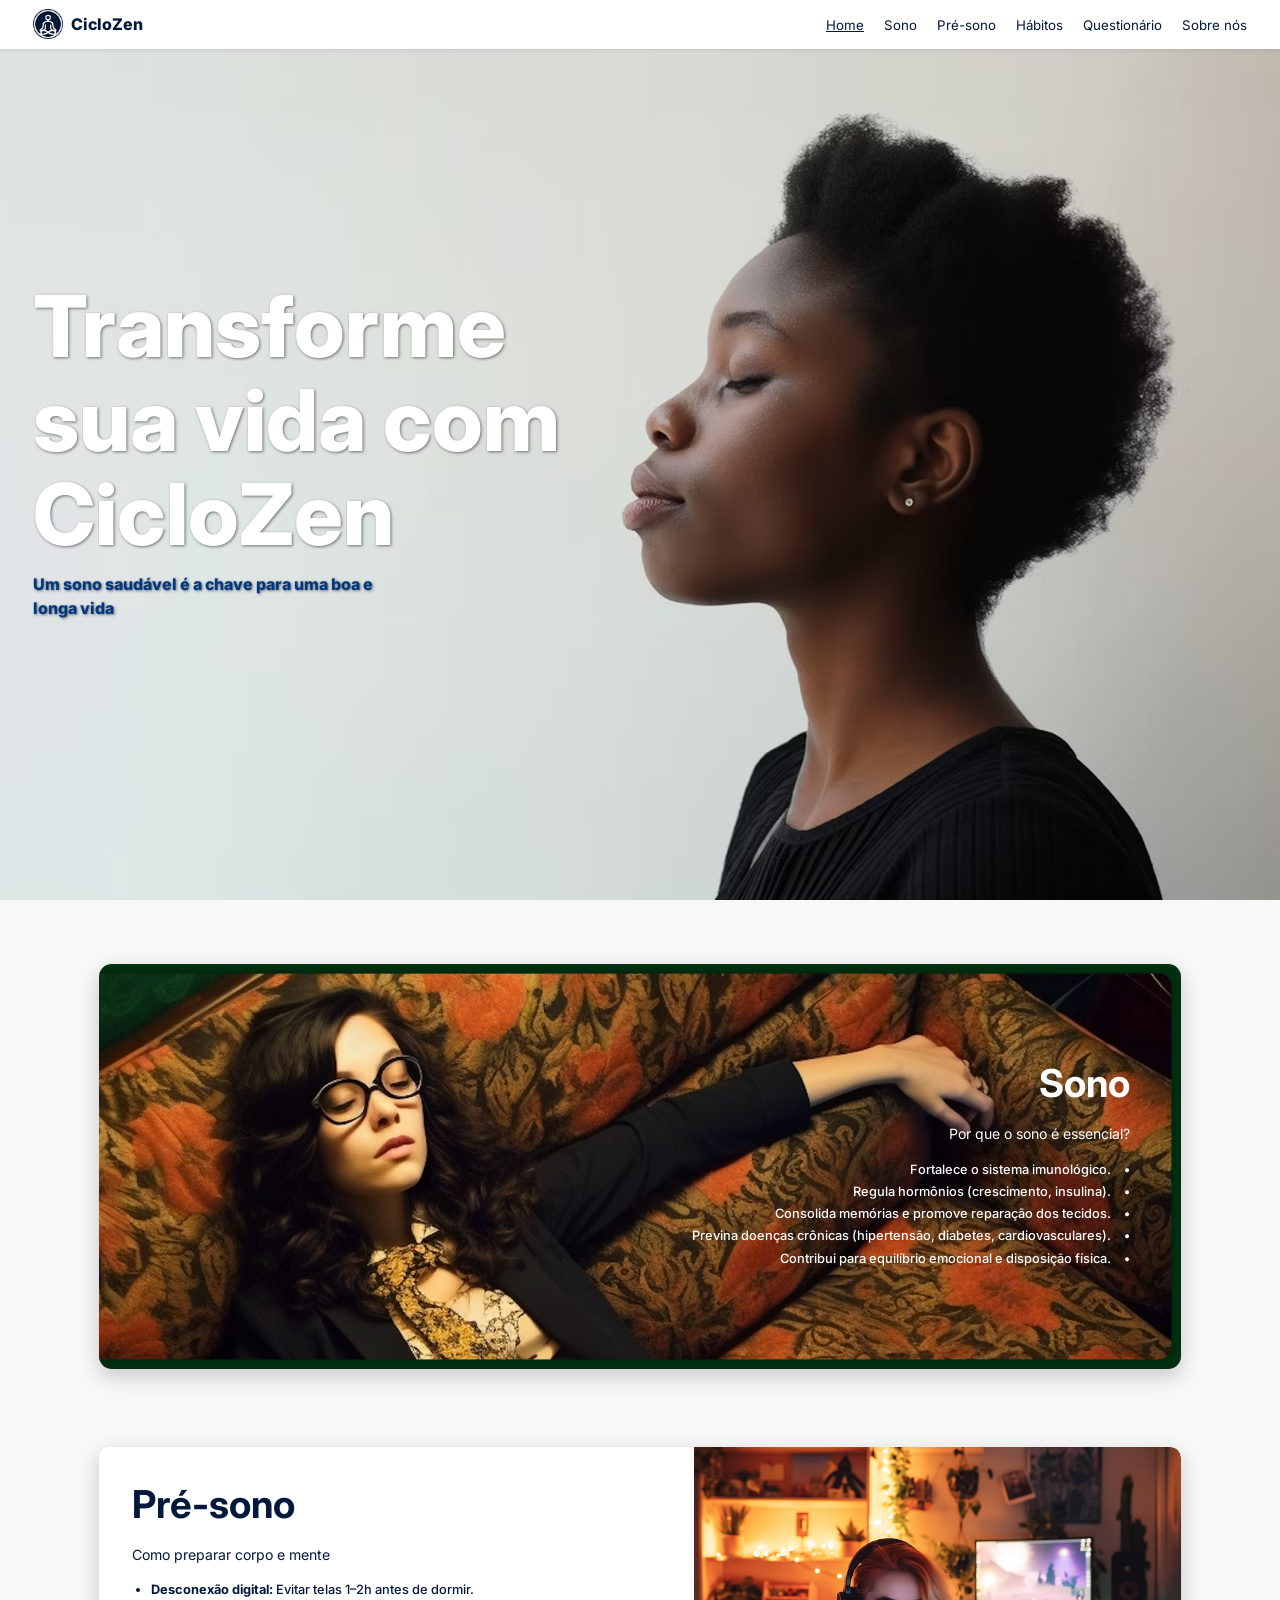
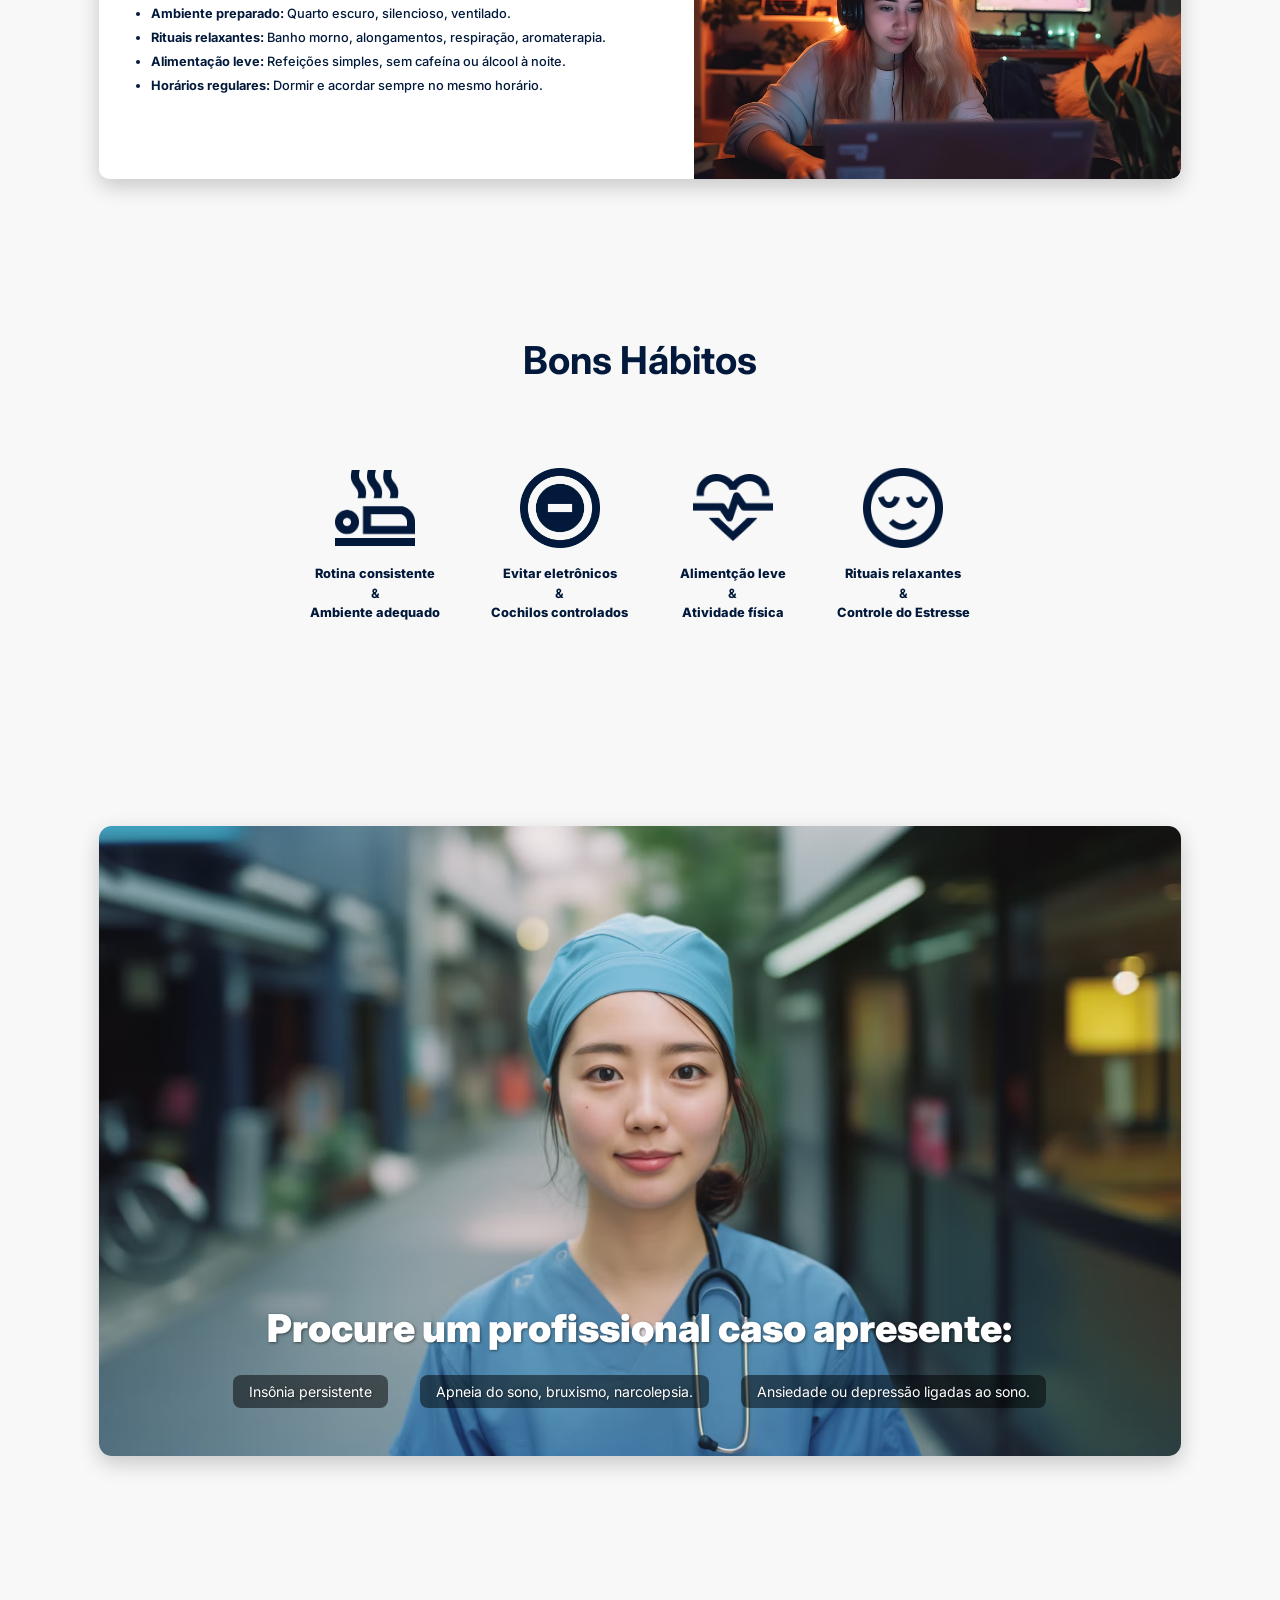
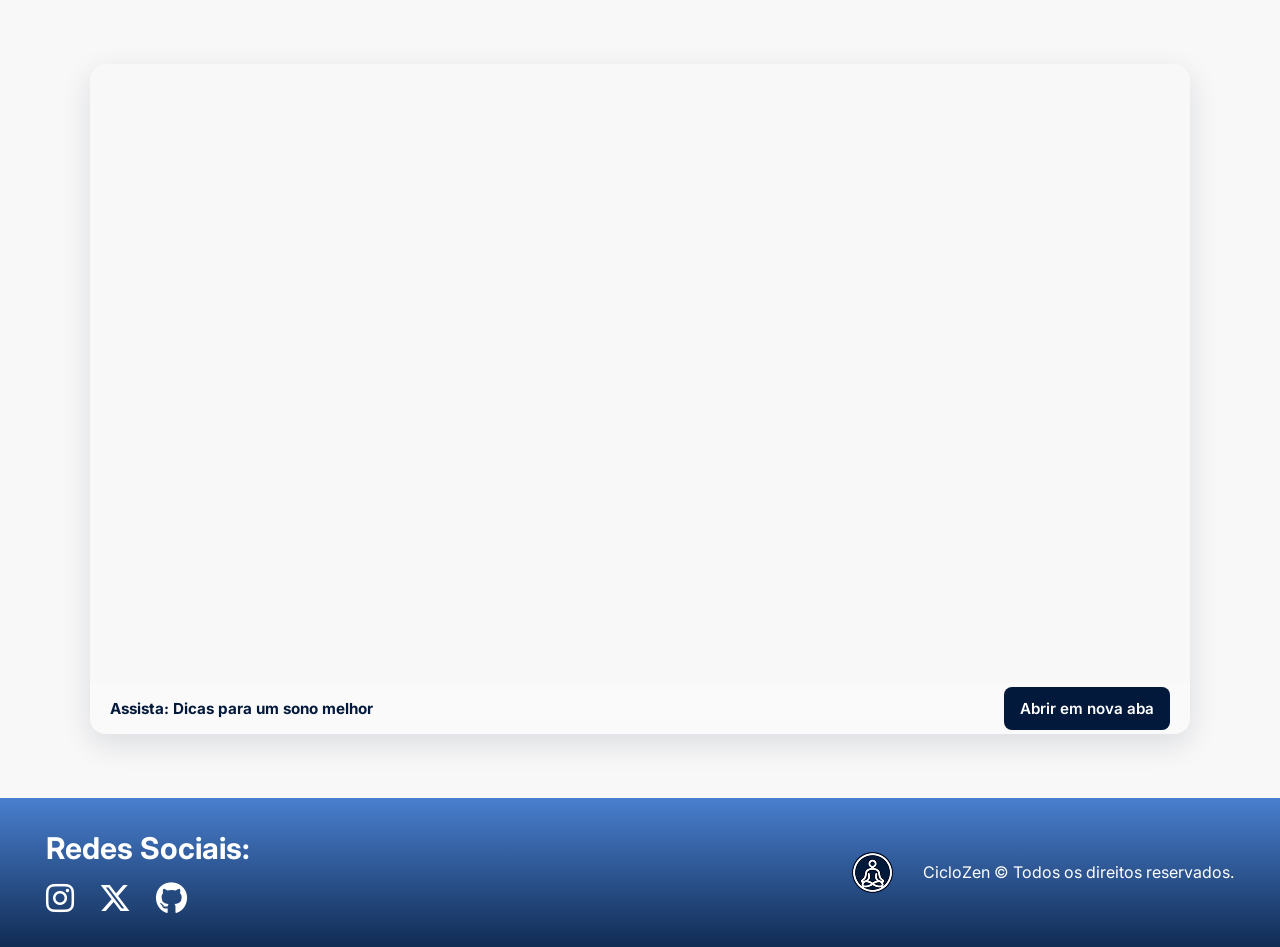
<file: index.html>
<!DOCTYPE html>
<html lang="pt-br">

<head>
  <meta charset="UTF-8">
  <meta name="viewport" content="width=device-width, initial-scale=1.0">
  <title>CicloZen</title>
  <link rel="stylesheet" href="index-style.css">
  <link rel="preconnect" href="https://fonts.googleapis.com">
  <link rel="preconnect" href="https://fonts.gstatic.com" crossorigin>
  <link
    href="https://fonts.googleapis.com/css2?family=Inter:ital,opsz,wght@0,14..32,100..900;1,14..32,100..900&family=Open+Sans:ital,wght@0,300..800;1,300..800&family=Roboto:ital,wght@0,100..900;1,100..900&display=swap"
    rel="stylesheet">
  <link rel="stylesheet" href="https://cdnjs.cloudflare.com/ajax/libs/font-awesome/6.5.0/css/all.min.css">
</head>

<body>
  <header>
    <div class="logo">
      <a href="index.html"> <img src="img/logo.png" alt="logo"> <p>CicloZen</p></a>
    </div>
    <nav>
      <ul>
        <li><a href="index.html">Home</a></li>
        <li><a href="sono.html">Sono</a></li>
        <li><a href="preSono.html">Pré-sono</a></li>
        <li><a href="habitos.html">Hábitos</a></li>
        <li><a href="questionario.html">Questionário</a></li>
        <li><a href="sobreNos.html">Sobre nós</a></li>
      </ul>
    </nav>
    <div class="dropdown">
    <details>
      <summary>Menu</summary>

      <div class="menu">
        <a href="index.html">Home</a>
        <a href="sono.html">Sono</a>
        <a href="preSono.html">Pré-sono</a>
        <a href="habitos.html">Hábitos</a>
        <a href="questionario.html">Questionário</a>
        <a href="sobreNos.html">Sobre nós</a>
      </div>
    </details>
  </div>
  </header>
  <main>
    <section class="section1">
      <h1>Transforme sua vida com CicloZen</h1>
      <p>Um sono saudável é a chave para uma boa e longa vida</p>
    </section>
    <section class="section2">
      <div class="sono">
        <div class="content-sono">
          <h2>Sono</h2>
          <p>Por que o sono é essencial?</p>
          <ul>
            <li>Fortalece o sistema imunológico.</li>
            <li>Regula hormônios (crescimento, insulina).</li>
            <li>Consolida memórias e promove reparação dos tecidos.</li>
            <li>
              Previna doenças crônicas (hipertensão, diabetes,
              cardiovasculares).
            </li>
            <li>Contribui para equilíbrio emocional e disposição física.</li>
          </ul>
        </div>
      </div>
      <div class="presono">
        <div class="left">
          <h2>Pré-sono</h2>
          <p>Como preparar corpo e mente</p>
          <ul>
            <li>
              <span class="negrito">Desconexão digital:</span> Evitar telas 1–2h antes de
              dormir.
            </li>
            <li>
              <span class="negrito">Ambiente preparado:</span> Quarto escuro, silencioso,
              ventilado.
            </li>
            <li>
              <span class="negrito">Rituais relaxantes:</span> Banho morno, alongamentos,
              respiração, aromaterapia.
            </li>
            <li>
              <span class="negrito">Alimentação leve:</span> Refeições simples, sem cafeína
              ou álcool à noite.
            </li>
            <li>
              <span class="negrito">Horários regulares:</span> Dormir e acordar sempre no
              mesmo horário.
            </li>
          </ul>
        </div>
        <div class="right">
          <img src="img/presono.png" alt="presono">
        </div>
      </div>
      <div class="bonshabitos">
        <h2>Bons Hábitos</h2>
        <ul>
          <li>
            <img src="img/Vector.png" alt="">
            <p>Rotina consistente</p>
            <p><span class="negrito">&</span></p>
            <p>Ambiente adequado</p>
          </li>
          <li>
            <img src="img/Vector-1.png" alt="">
            <p>Evitar eletrônicos</p>
            <p><span class="negrito">&</span></p>
            <p>Cochilos controlados</p>
          </li>
          <li>
            <img src="img/Vector-2.png" alt="">
            <p>Alimentção leve</p>
            <p><span class="negrito">&</span></p>
            <p>Atividade física</p>
          </li>
          <li>
            <img src="img/Vector-3.png" alt="">
            <p>Rituais relaxantes</p>
            <p><span class="negrito">&</span></p>
            <p>Controle do Estresse</p>
          </li>
        </ul>
      </div>
      <div class="sintomas">
        <h2>Procure um profissional caso apresente:</h2>
        <ul>
          <li>Insônia persistente</li>
          <li>Apneia do sono, bruxismo, narcolepsia.</li>
          <li>Ansiedade ou depressão ligadas ao sono.</li>
        </ul>
      </div>
    </section>
    <section class="video-section">
      <div class="video-container">
        <div class="video-wrapper">
          <iframe src="https://www.youtube.com/embed/j7pT7mZmsW8" title="Vídeo CicloZen" allowfullscreen
            allow="accelerometer; autoplay; clipboard-write; encrypted-media; gyroscope; picture-in-picture">
          </iframe>
        </div>

        <div class="video-caption">
          <div class="title">Assista: Dicas para um sono melhor</div>
          <div class="controls">
            <a href="#" onclick="openVideoInNewTab(event)">Abrir em nova aba</a>
          </div>
        </div>
      </div>
    </section>
  </main>
  <footer>
    <div class="left-footer">
      <h2>Redes Sociais:</h2>
      <ul>
        <li>
          <a href="https://www.instagram.com/ciclo.zen_/?next=%2F">
            <span class="fa-brands fa-2x fa-instagram" style="color: #ffffff;"></span>
          </a>
        </li>
        <li>
          <a href="https://x.com/ciclo_zen_">
            <span class="fa-brands fa-2x fa-x-twitter" style="color: #ffffff;"></span>
          </a>
        </li>
        <li>
          <a href="https://github.com/enzobernardes/CicloZen">
            <span class="fa-brands fa-2x fa-github" style="color: #ffffff;"></span>
          </a>
        </li>
      </ul>
    </div>

    <div class="right-footer">
      <img src="img/logo.png" alt="logo">
      <p>CicloZen © Todos os direitos reservados.</p>
    </div>
  </footer>
  <script>
    function openVideoInNewTab(e) {
      e.preventDefault();
      const iframe = document.querySelector('.video-wrapper iframe');
      if (!iframe) return;
      const src = iframe.src;
      window.open(src, '_blank', 'noopener');
    }
    document.addEventListener("DOMContentLoaded", () => {
    const links = document.querySelectorAll("nav ul li a");
    const currentPage = window.location.pathname.split("/").pop();

    links.forEach(link => {
      const linkPage = link.getAttribute("href");
      link.classList.remove("active");
      if (linkPage === currentPage) {
        link.classList.add("active");
      }
    });
  });
  </script>
</body>

</html>
</file>
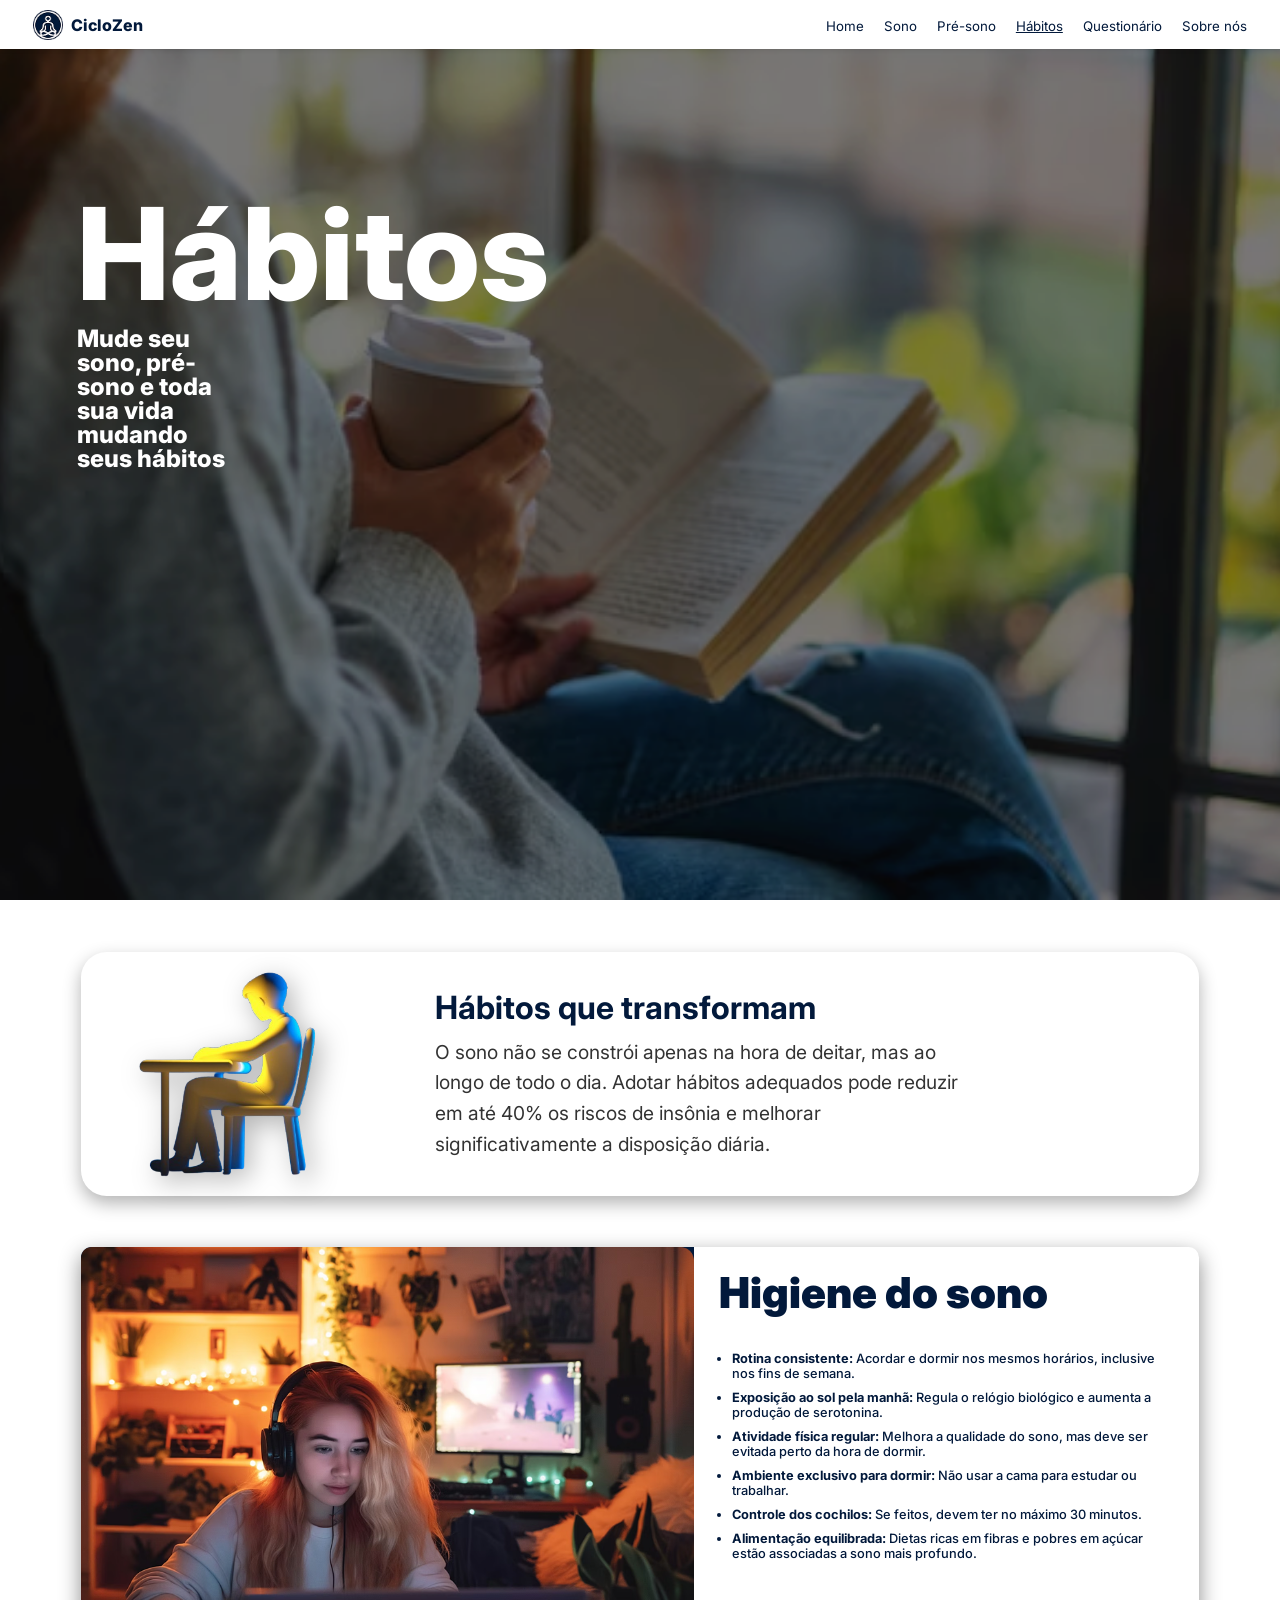
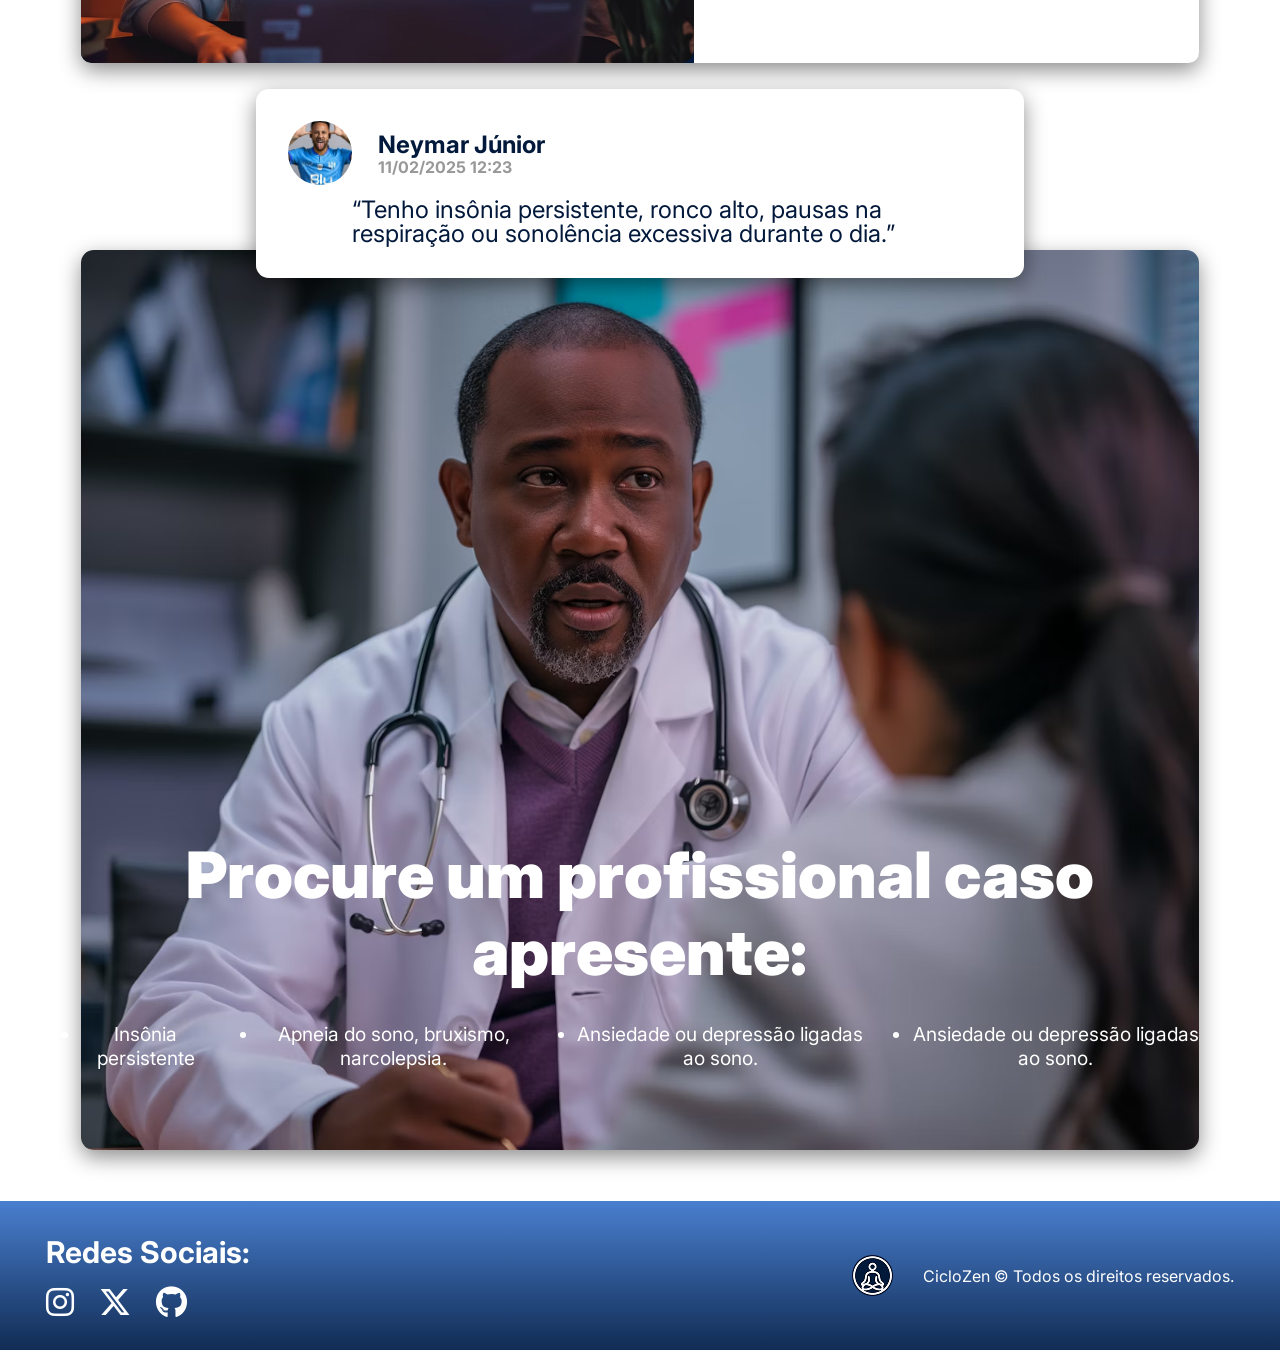
<file: habitos.html>
<!DOCTYPE html>
<html lang="pt-br">

<head>
  <meta charset="UTF-8">
  <meta name="viewport" content="width=device-width, initial-scale=1.0">
  <title>CicloZen</title>
  <link rel="stylesheet" href="habitos-style.css">
  <link rel="preconnect" href="https://fonts.googleapis.com">
  <link rel="preconnect" href="https://fonts.gstatic.com" crossorigin>
  <link
    href="https://fonts.googleapis.com/css2?family=Inter:ital,opsz,wght@0,14..32,100..900;1,14..32,100..900&display=swap"
    rel="stylesheet">
  <link rel="stylesheet" href="https://cdnjs.cloudflare.com/ajax/libs/font-awesome/6.5.0/css/all.min.css">
</head>

<body>
  <header>
    <div class="logo">
      <a href="index.html"> <img src="img/logo.png" alt="logo"> <p>CicloZen</p></a>
    </div>
    <nav>
      <ul>
        <li><a href="index.html">Home</a></li>
        <li><a href="sono.html">Sono</a></li>
        <li><a href="preSono.html">Pré-sono</a></li>
        <li><a href="habitos.html">Hábitos</a></li>
        <li><a href="questionario.html">Questionário</a></li>
        <li><a href="sobreNos.html">Sobre nós</a></li>
      </ul>
    </nav>
    <div class="dropdown">
    <details>
      <summary>Menu</summary>

      <div class="menu">
        <a href="index.html">Home</a>
        <a href="sono.html">Sono</a>
        <a href="preSono.html">Pré-sono</a>
        <a href="habitos.html">Hábitos</a>
        <a href="questionario.html">Questionário</a>
        <a href="sobreNos.html">Sobre nós</a>
      </div>
    </details>
  </div>
  </header>
  <section class="section1">
    <h1>Hábitos</h1>
    <p>Mude seu sono, pré-sono e toda sua vida mudando seus hábitos</p>
  </section>
  <section class="section2">
    <div class="beneficios">
      <img src="img/habitos.png" alt="Astronauta Dormindo" class="astronauta">
      <div class="texto">
        <h2>Hábitos que transformam</h2>
        <p>O sono não se constrói apenas na hora de deitar, mas ao longo de todo o dia. Adotar hábitos adequados pode
          reduzir em até 40% os riscos de insônia e melhorar significativamente a disposição diária.
        </p>
      </div>
    </div>
    <div class="privacao">

      <div class="right">
        <img src="img/presono.png" alt="presono">
      </div>
      <div class="left">
        <h2>Higiene do sono</h2>
        <ul>
          <li><span class="negrito">Rotina consistente:</span> Acordar e dormir nos mesmos horários, inclusive nos fins de semana.
          </li>
          <li><span class="negrito">Exposição ao sol pela manhã:</span> Regula o relógio biológico e aumenta a produção de
            serotonina.</li>
          <li><span class="negrito">Atividade física regular:</span> Melhora a qualidade do sono, mas deve ser evitada perto da hora
            de dormir.</li>
          <li><span class="negrito">Ambiente exclusivo para dormir:</span> Não usar a cama para estudar ou trabalhar.</li>
          <li><span class="negrito">Controle dos cochilos:</span> Se feitos, devem ter no máximo 30 minutos.</li>
          <li><span class="negrito">Alimentação equilibrada:</span> Dietas ricas em fibras e pobres em açúcar estão associadas a
            sono mais profundo.</li>
        </ul>

      </div>

    </div>
    <div class="comment">
      <div class="profile">
        <img src="img/neymar.jpg" alt="">
        <div class="userdata">
          <h3>Neymar Júnior</h3>
          <p>11/02/2025 12:23</p>
        </div>

      </div>
      <p class="fala">“Tenho insônia persistente, ronco alto, pausas na respiração ou sonolência excessiva durante o
        dia.”</p>
    </div>
    <div class="sintomas">
      <h2>Procure um profissional caso apresente:</h2>
      <ul>
        <li>Insônia persistente</li>
        <li>Apneia do sono, bruxismo, narcolepsia.</li>
        <li>Ansiedade ou depressão ligadas ao sono.</li>
        <li>Ansiedade ou depressão ligadas ao sono.</li>
      </ul>
    </div>
  </section>
  <footer>
    <div class="left-footer">
      <h2>Redes Sociais:</h2>
      <ul>
        <li>
          <a href="https://www.instagram.com/ciclo.zen_/?next=%2F">
            <span class="fa-brands fa-2x fa-instagram" style="color: #ffffff;"></span>
          </a>
        </li>
        <li>
          <a href="https://x.com/ciclo_zen_">
            <span class="fa-brands fa-2x fa-x-twitter" style="color: #ffffff;"></span>
          </a>
        </li>
        <li>
          <a href="https://github.com/enzobernardes/CicloZen">
            <span class="fa-brands fa-2x fa-github" style="color: #ffffff;"></span>
          </a>
        </li>
      </ul>
    </div>

    <div class="right-footer">
      <img src="img/logo.png" alt="logo">
      <p>CicloZen © Todos os direitos reservados.</p>
    </div>
  </footer>
  <script>
    document.addEventListener("DOMContentLoaded", () => {
    const links = document.querySelectorAll("nav ul li a");
    const currentPage = window.location.pathname.split("/").pop();

    links.forEach(link => {
      const linkPage = link.getAttribute("href");
      link.classList.remove("active");
      if (linkPage === currentPage) {
        link.classList.add("active");
      }
    });
  });
  </script>
</body>

</html>
</file>
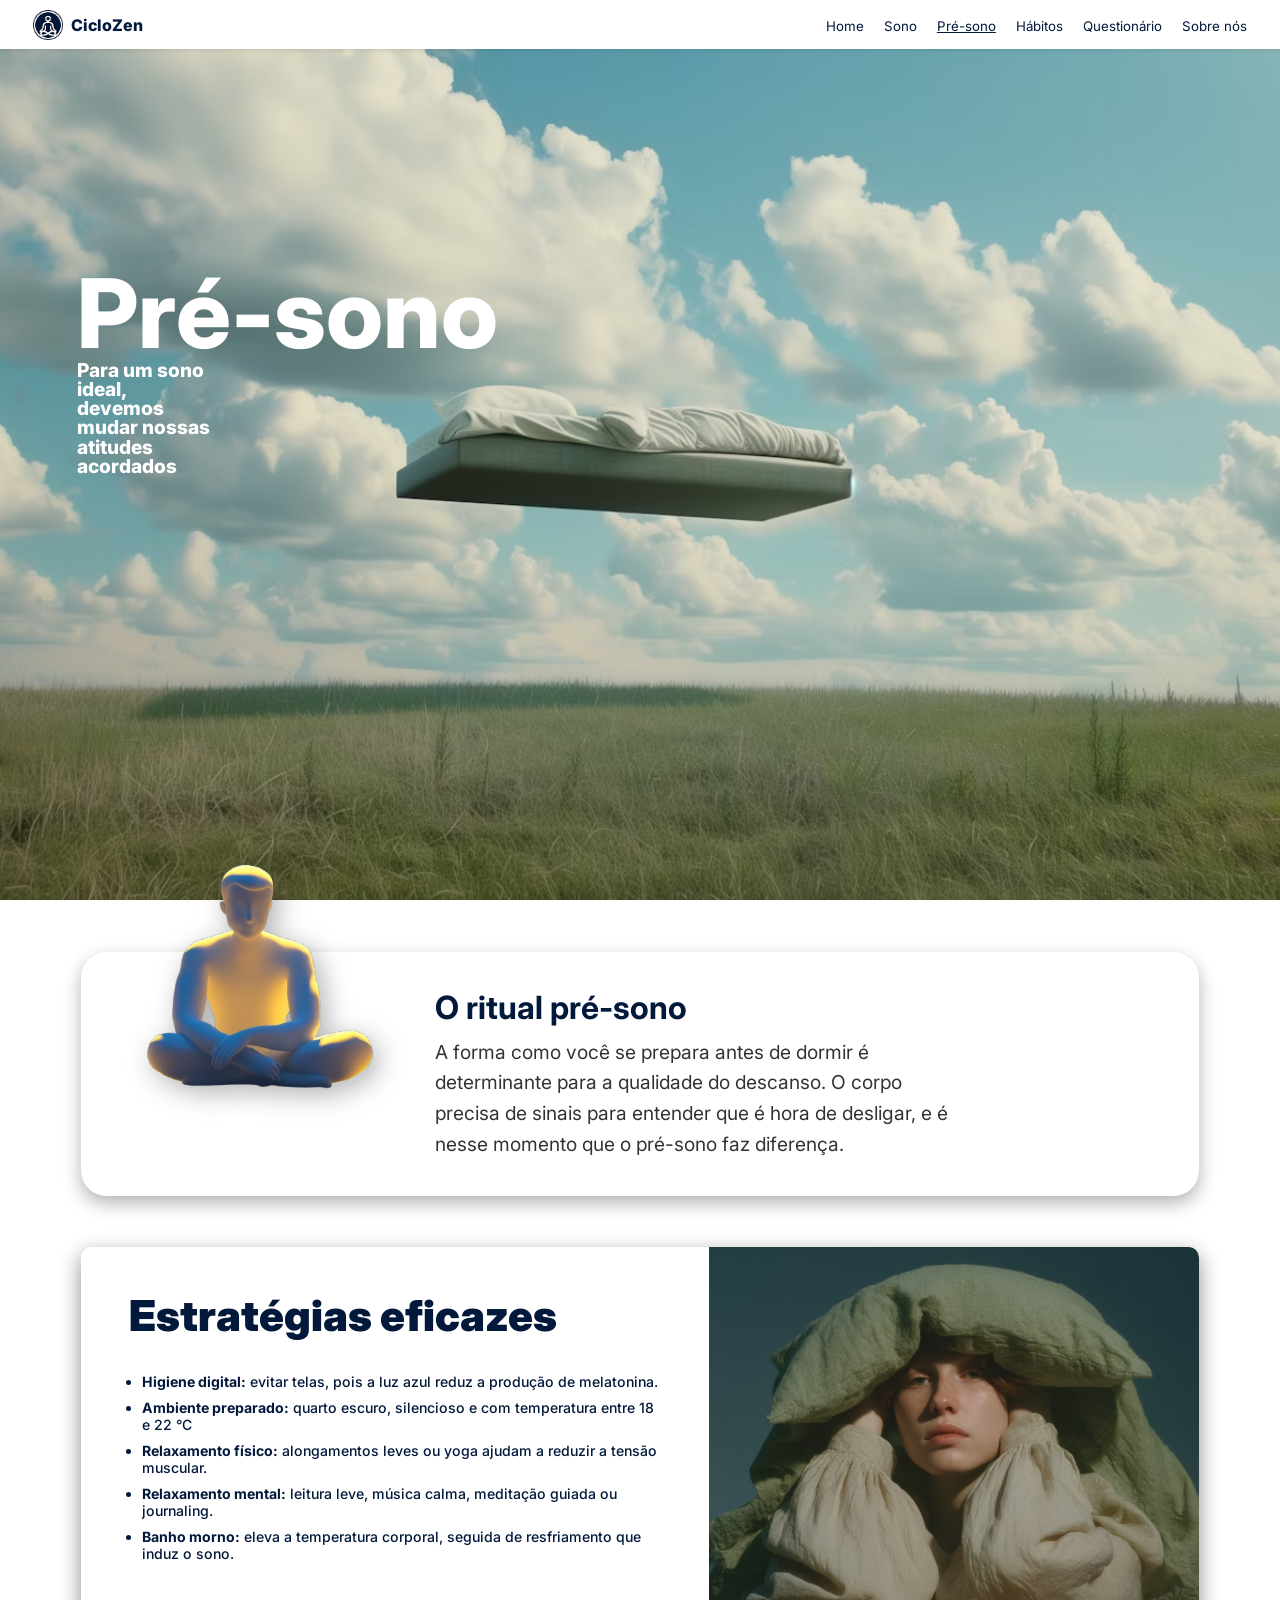
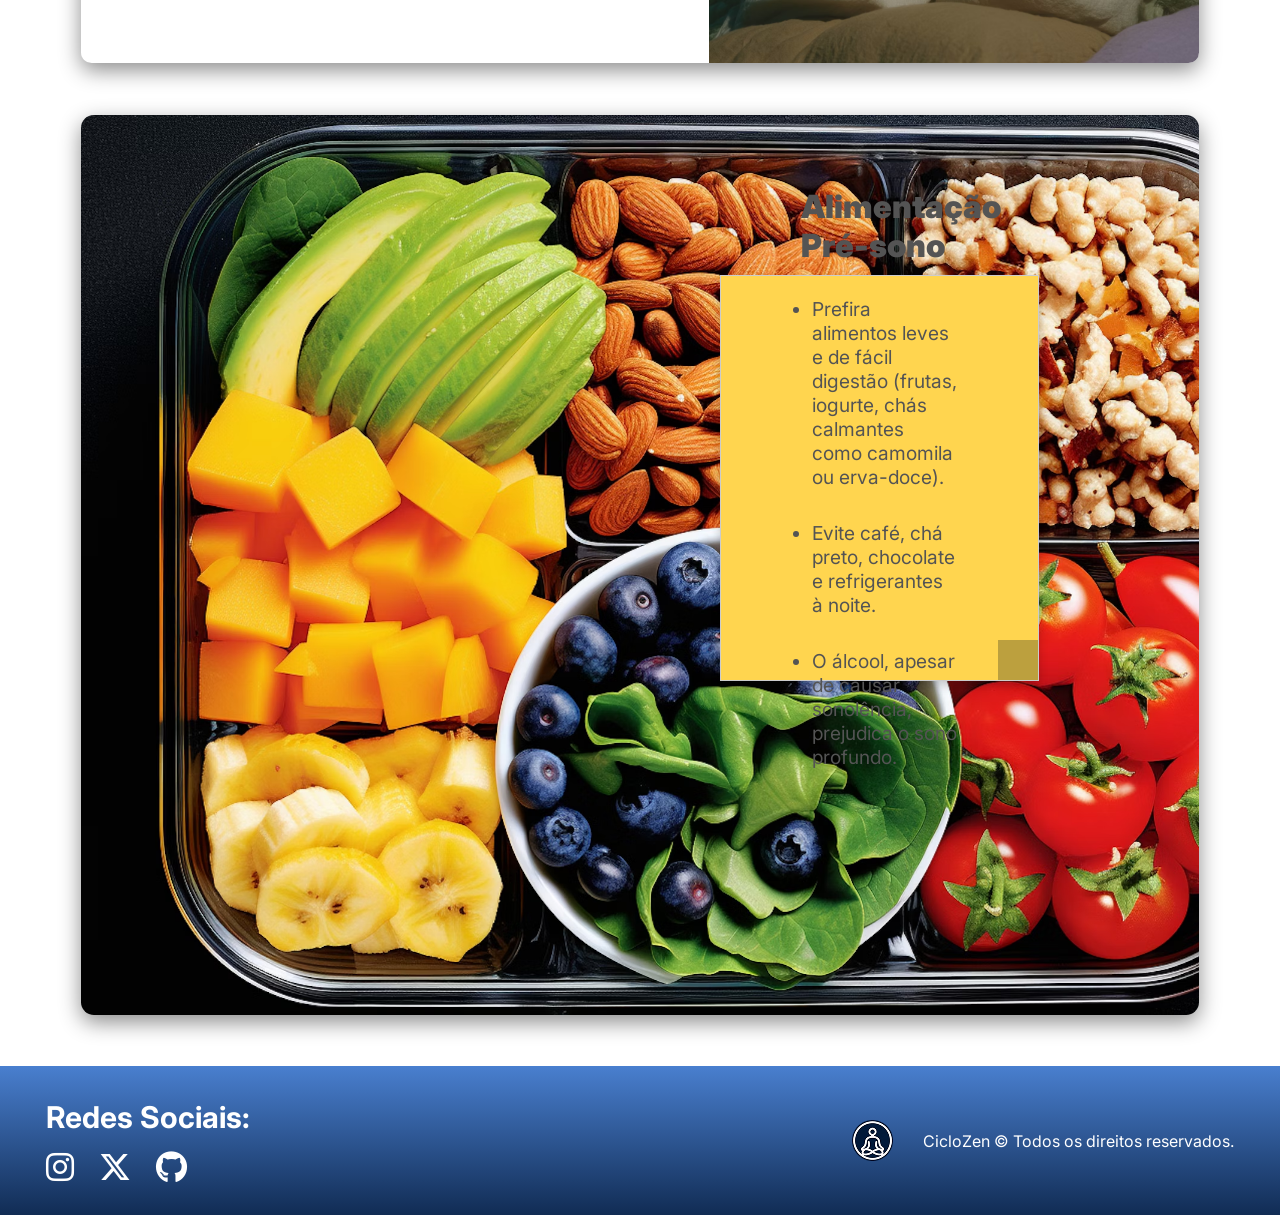
<file: preSono.html>
<!DOCTYPE html>
<html lang="pt-br">

<head>
  <meta charset="UTF-8">
  <meta name="viewport" content="width=device-width, initial-scale=1.0">
  <title>CicloZen</title>
  <link rel="stylesheet" href="presono-style.css">
  <link rel="preconnect" href="https://fonts.googleapis.com">
  <link rel="preconnect" href="https://fonts.gstatic.com" crossorigin>
  <link
    href="https://fonts.googleapis.com/css2?family=Inter:ital,opsz,wght@0,14..32,100..900;1,14..32,100..900&display=swap"
    rel="stylesheet">
  <link rel="stylesheet" href="https://cdnjs.cloudflare.com/ajax/libs/font-awesome/6.5.0/css/all.min.css">
</head>

<body>
  <header>
    <div class="logo">
      <a href="index.html"> <img src="img/logo.png" alt="logo"> <p>CicloZen</p></a>
    </div>
    <nav>
      <ul>
        <li><a href="index.html">Home</a></li>
        <li><a href="sono.html">Sono</a></li>
        <li><a href="preSono.html">Pré-sono</a></li>
        <li><a href="habitos.html">Hábitos</a></li>
        <li><a href="questionario.html">Questionário</a></li>
        <li><a href="sobreNos.html">Sobre nós</a></li>
      </ul>
    </nav>
    <div class="dropdown">
    <details>
      <summary>Menu</summary>

      <div class="menu">
        <a href="index.html">Home</a>
        <a href="sono.html">Sono</a>
        <a href="preSono.html">Pré-sono</a>
        <a href="habitos.html">Hábitos</a>
        <a href="questionario.html">Questionário</a>
        <a href="sobreNos.html">Sobre nós</a>
      </div>
    </details>
  </div>
  </header>
  <section class="section1">
    <div class="container">
      <h1>Pré-sono</h1>
      <p>Para um sono ideal, devemos mudar nossas atitudes acordados</p>
    </div>
  </section>
  <section class="section2">
    <div class="ritual-presono">
      <img src="img/ritual.png" alt="ritual" class="ritual">
      <div class="texto">
        <h2>O ritual pré-sono</h2>
        <p>
          A forma como você se prepara antes de dormir é determinante para a
          qualidade do descanso. O corpo precisa de sinais para entender que é
          hora de desligar, e é nesse momento que o pré-sono faz diferença.
        </p>
      </div>
    </div>
    <div class="privacao">
      <div class="left">
        <h2>Estratégias eficazes</h2>
        <ul>
          <li><span class="negrito">Higiene digital:</span> evitar telas, pois a luz azul reduz a produção de melatonina.</li>
          <li><span class="negrito">Ambiente preparado:</span> quarto escuro, silencioso e com temperatura entre 18 e 22 °C</li>
          <li><span class="negrito">Relaxamento físico:</span> alongamentos leves ou yoga ajudam a reduzir a tensão muscular.</li>
          <li><span class="negrito">Relaxamento mental:</span> leitura leve, música calma, meditação guiada ou journaling.</li>
          <li><span class="negrito">Banho morno:</span> eleva a temperatura corporal, seguida de resfriamento que induz o sono.</li>
        </ul>
      </div>
      <div class="right">
        <img src="img/muiedascoberta.png" alt="presono">
      </div>
    </div>
    <div class="comidas">
      <div class="note">
        <h3>Alimentação Pré-sono</h3>
        <ul>
          <li>Prefira alimentos leves e de fácil digestão (frutas, iogurte, chás calmantes como camomila ou erva-doce).
          </li>
          <li>Evite café, chá preto, chocolate e refrigerantes à noite.</li>
          <li>O álcool, apesar de causar sonolência, prejudica o sono profundo.</li>
        </ul>
      </div>
    </div>

  </section>
  <footer>
    <div class="left-footer">
      <h2>Redes Sociais:</h2>
      <ul>
        <li>
          <a href="https://www.instagram.com/ciclo.zen_/?next=%2F">
            <span class="fa-brands fa-2x fa-instagram" style="color: #ffffff;"></span>
          </a>
        </li>
        <li>
          <a href="https://x.com/ciclo_zen_">
            <span class="fa-brands fa-2x fa-x-twitter" style="color: #ffffff;"></span>
          </a>
        </li>
        <li>
          <a href="https://github.com/enzobernardes/CicloZen">
            <span class="fa-brands fa-2x fa-github" style="color: #ffffff;"></span>
          </a>
        </li>
      </ul>
    </div>

    <div class="right-footer">
      <img src="img/logo.png" alt="logo">
      <p>CicloZen © Todos os direitos reservados.</p>
    </div>
  </footer>
  <script>
    document.addEventListener("DOMContentLoaded", () => {
    const links = document.querySelectorAll("nav ul li a");
    const currentPage = window.location.pathname.split("/").pop();

    links.forEach(link => {
      const linkPage = link.getAttribute("href");
      link.classList.remove("active");
      if (linkPage === currentPage) {
        link.classList.add("active");
      }
    });
  });
  </script>
</body>

</html>
</file>
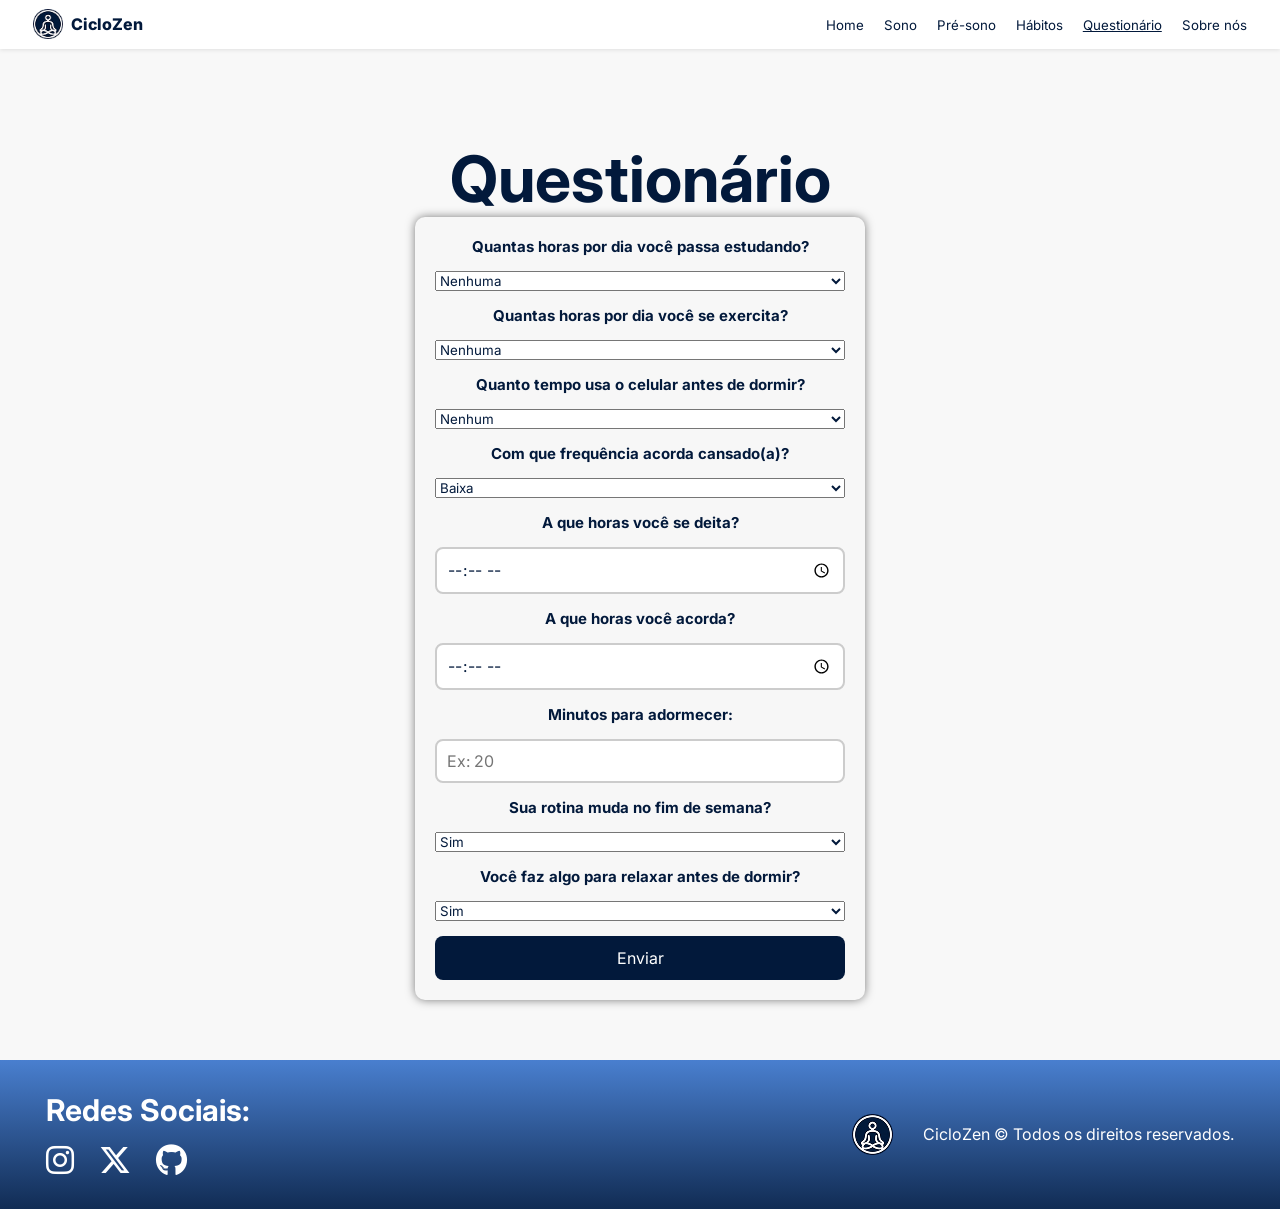
<file: questionario.html>
<!DOCTYPE html>
<html lang="pt-br">

<head>
  <meta charset="UTF-8">
  <meta name="viewport" content="width=device-width, initial-scale=1.0">
  <title>CicloZen</title>
  <link rel="stylesheet" href="questionario-style.css">
  <link rel="preconnect" href="https://fonts.googleapis.com">
  <link rel="preconnect" href="https://fonts.gstatic.com" crossorigin>
  <link
    href="https://fonts.googleapis.com/css2?family=Inter:ital,opsz,wght@0,14..32,100..900;1,14..32,100..900&family=Open+Sans:ital,wght@0,300..800;1,300..800&family=Roboto:ital,wght@0,100..900;1,100..900&display=swap"
    rel="stylesheet">
  <link rel="stylesheet" href="https://cdnjs.cloudflare.com/ajax/libs/font-awesome/6.6.0/css/all.min.css">
</head>

<body>
  <header>
    <div class="logo">
      <a href="index.html"> <img src="img/logo.png" alt="logo"> <p>CicloZen</p></a>
    </div>
    <nav>
      <ul>
        <li><a href="index.html">Home</a></li>
        <li><a href="sono.html">Sono</a></li>
        <li><a href="preSono.html">Pré-sono</a></li>
        <li><a href="habitos.html">Hábitos</a></li>
        <li><a href="questionario.html">Questionário</a></li>
        <li><a href="sobreNos.html">Sobre nós</a></li>
      </ul>
    </nav>
    <div class="dropdown">
    <details>
      <summary>Menu</summary>

      <div class="menu">
        <a href="index.html">Home</a>
        <a href="sono.html">Sono</a>
        <a href="preSono.html">Pré-sono</a>
        <a href="habitos.html">Hábitos</a>
        <a href="questionario.html">Questionário</a>
        <a href="sobreNos.html">Sobre nós</a>
      </div>
    </details>
  </div>
  </header>
  <main>
    <section class="quest">
      <h1>Questionário</h1>

      <form>
        <label for="estudo">Quantas horas por dia você passa estudando?</label>
        <select id="estudo">
          <option value="0">Nenhuma</option>
          <option value="1">Menos de 1</option>
          <option value="2">1–3 horas</option>
          <option value="3">3–6 horas</option>
          <option value="4">6+ horas</option>
        </select>

        <label for="exercicio">Quantas horas por dia você se exercita?</label>
        <select id="exercicio">
          <option value="0">Nenhuma</option>
          <option value="1">Menos de 1</option>
          <option value="2">1–3 horas</option>
          <option value="3">3–6 horas</option>
          <option value="4">6+ horas</option>
        </select>

        <label for="celular">Quanto tempo usa o celular antes de dormir?</label>
        <select id="celular">
          <option value="0">Nenhum</option>
          <option value="1">Menos de 1h</option>
          <option value="2">1–3h</option>
          <option value="3">3h+</option>
        </select>

        <label for="cansado">Com que frequência acorda cansado(a)?</label>
        <select id="cansado">
          <option value="0">Baixa</option>
          <option value="1">Média</option>
          <option value="2">Alta</option>
        </select>

        <label for="dormir">A que horas você se deita?</label>
        <input type="time" id="dormir">

        <label for="acordar">A que horas você acorda?</label>
        <input type="time" id="acordar">

        <label for="adormecer">Minutos para adormecer:</label>
        <input type="number" id="adormecer" min="0" placeholder="Ex: 20">

        <label for="fins">Sua rotina muda no fim de semana?</label>
        <select id="fins">
          <option value="sim">Sim</option>
          <option value="nao">Não</option>
        </select>

        <label for="relax">Você faz algo para relaxar antes de dormir?</label>
        <select id="relax">
          <option value="sim">Sim</option>
          <option value="nao">Não</option>
        </select>

        <button type="button" onclick="calcularResultado()">Enviar</button>
      </form>
    </section>

    <section class="pg1">
      <div></div>
      <button onclick="voltar()">Voltar</button>
    </section>
  </main>

  <footer>
    <div class="left-footer">
      <h2>Redes Sociais:</h2>
      <ul>
        <li>
          <a href="https://www.instagram.com/ciclo.zen_/?next=%2F">
            <span class="fa-brands fa-2x fa-instagram" style="color: #ffffff;"></span>
          </a>
        </li>
        <li>
          <a href="https://x.com/ciclo_zen_">
            <span class="fa-brands fa-2x fa-x-twitter" style="color: #ffffff;"></span>
          </a>
        </li>
        <li>
          <a href="https://github.com/enzobernardes/CicloZen">
            <span class="fa-brands fa-2x fa-github" style="color: #ffffff;"></span>
          </a>
        </li>
      </ul>
    </div>

    <div class="right-footer">
      <img src="img/logo.png" alt="logo">
      <p>CicloZen © Todos os direitos reservados.</p>
    </div>
  </footer>

  <script>
    const parte_I = document.querySelector(".quest");
    const parte_II = document.querySelector(".pg1");
    parte_II.style.display = "none";

    function calcularResultado() {
      let respostas = {
        estudo: Number(estudo.value),
        exercicio: Number(exercicio.value),
        celular: Number(celular.value),
        cansado: Number(cansado.value),
        dormir: dormir.value,
        acordar: acordar.value,
        adormecer: Number(adormecer.value),
        fins: fins.value,
        relax: relax.value
      };

      const dormirDate = new Date(`2000-01-01T${respostas.dormir}`);
      const acordarDate = new Date(`2000-01-02T${respostas.acordar}`);
      let diffHrs = (acordarDate - dormirDate) / (1000 * 60 * 60);

      if (diffHrs < 0) diffHrs += 24;

      respostas.horasSono = diffHrs;

      let dicas = [];

      if (respostas.celular >= 3)
        dicas.push("Reduza o uso de telas 1–2 horas antes de dormir para melhorar a produção de melatonina.");

      if (respostas.dormir >= "23:00")
        dicas.push("Tente ir para a cama entre 21h e 22h30 para regular seu ritmo circadiano.");

      if (respostas.horasSono < 6)
        dicas.push("Você está dormindo pouco. Busque manter pelo menos 7 a 8 horas de sono por noite.");
      else if (respostas.horasSono < 7)
        dicas.push("Seu sono está quase ideal, tente aumentar um pouco o tempo total.");

      if (respostas.adormecer > 30)
        dicas.push("Pratique respiração profunda ou leitura leve para adormecer mais rápido.");
      if (respostas.adormecer > 60)
        dicas.push("Seu tempo para adormecer está alto. Evite telas e luz forte antes de dormir.");

      if (respostas.fins === "sim")
        dicas.push("Evite variar demais os horários de dormir/acordar nos fins de semana.");

      if (respostas.relax === "nao")
        dicas.push("Inclua um ritual de relaxamento: banho quente, música calma ou alongamentos.");

      if (respostas.exercicio === 0)
        dicas.push("Praticar 20–30 minutos de exercícios leves melhora muito a qualidade do sono.");

      if (respostas.cansado === 2)
        dicas.push("Tente ajustar horários fixos e melhorar a higiene do sono para reduzir o cansaço.");

      if (respostas.estudo >= 3)
        dicas.push("Evite estudar até muito tarde. Tente encerrar atividades mentais pesadas até 21h.");

      const resultadoHTML = `
        <h2>Relatório Personalizado de Sono</h2>
        <p><span class="negrito">Horas de sono:</span> ${respostas.horasSono.toFixed(1)}h</p>
        
        <h3>Recomendações para melhorar seu sono:</h3>
        <ul>
            ${dicas.map(d => `<li>${d}</li>`).join("")}
        </ul>
      `;

      document.querySelector(".pg1 div").innerHTML = resultadoHTML;

      parte_I.style.display = "none";
      parte_II.style.display = "block";
    }

    function voltar() {
      parte_I.style.display = "block";
      parte_II.style.display = "none";
    }
    document.addEventListener("DOMContentLoaded", () => {
    const links = document.querySelectorAll("nav ul li a");
    const currentPage = window.location.pathname.split("/").pop();

    links.forEach(link => {
      const linkPage = link.getAttribute("href");
      link.classList.remove("active");
      if (linkPage === currentPage) {
        link.classList.add("active");
      }
    });
  });
  </script>

</body>

</html>
</file>
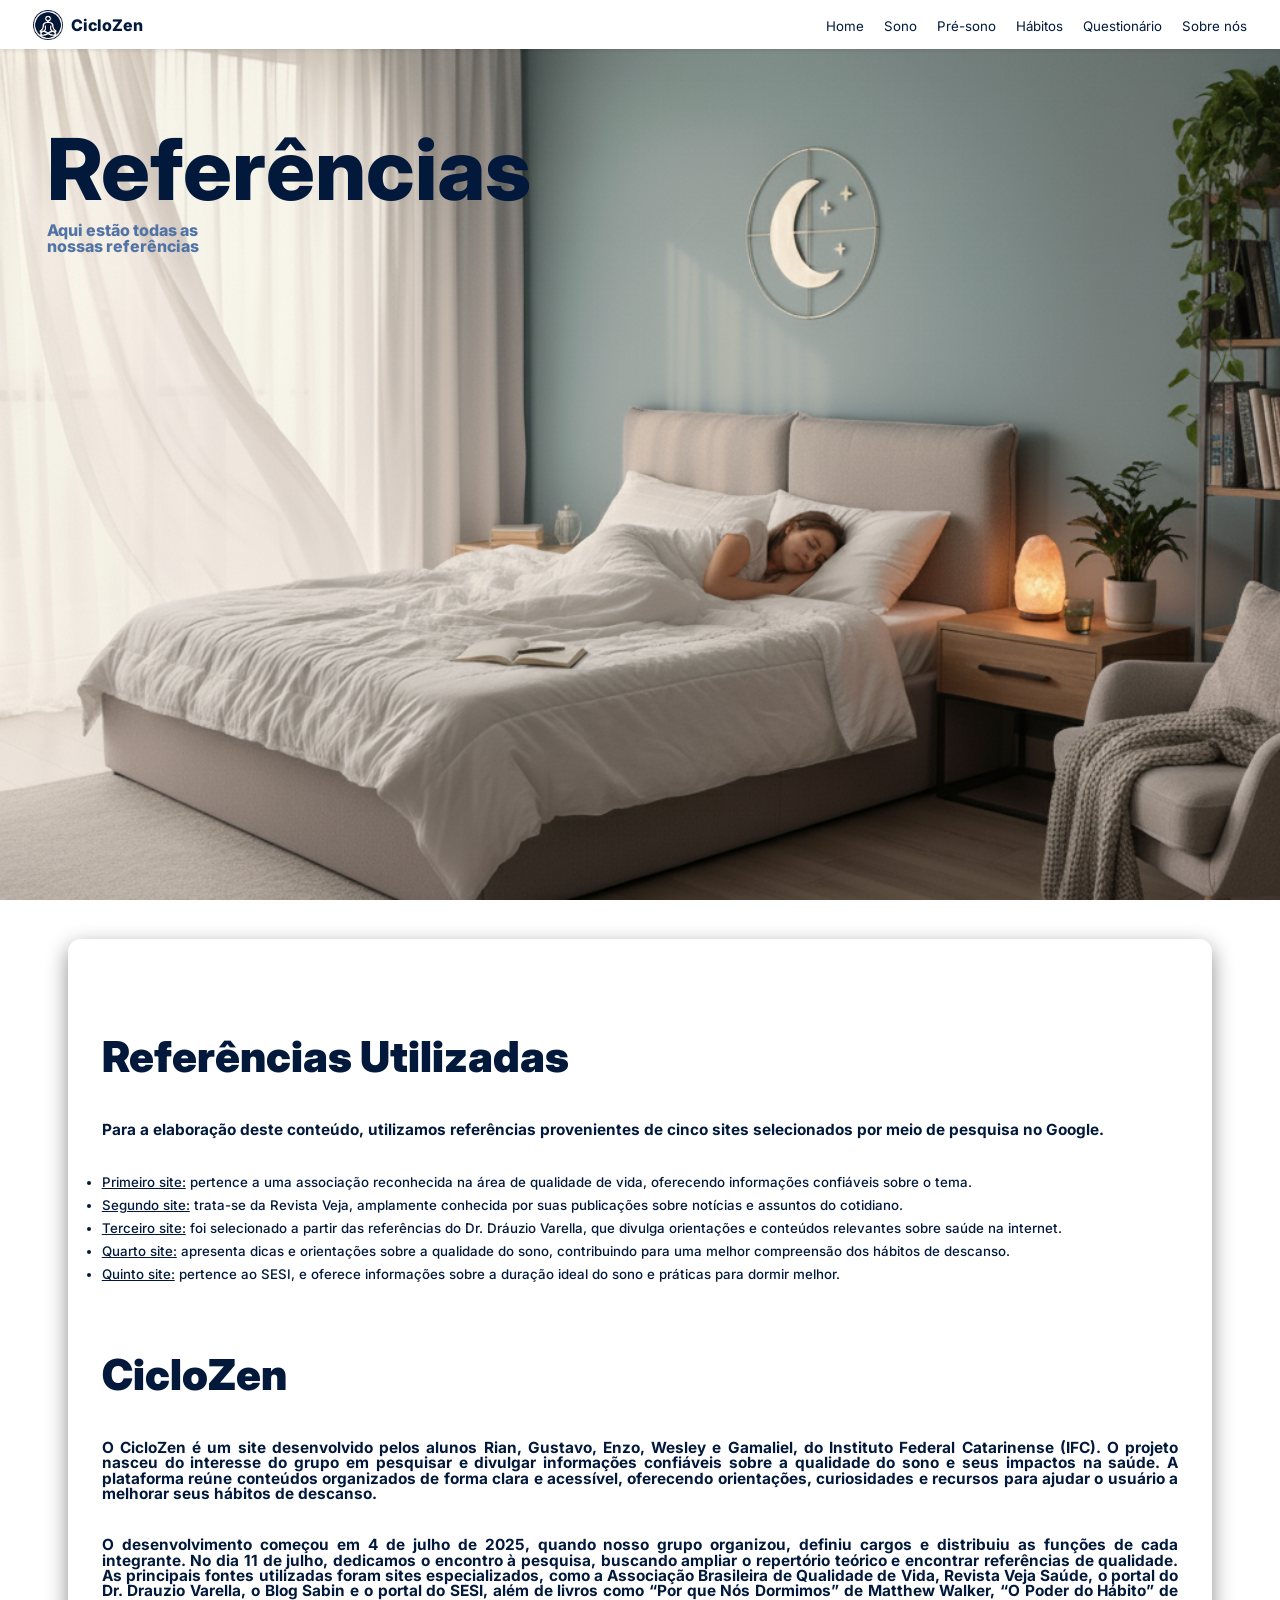
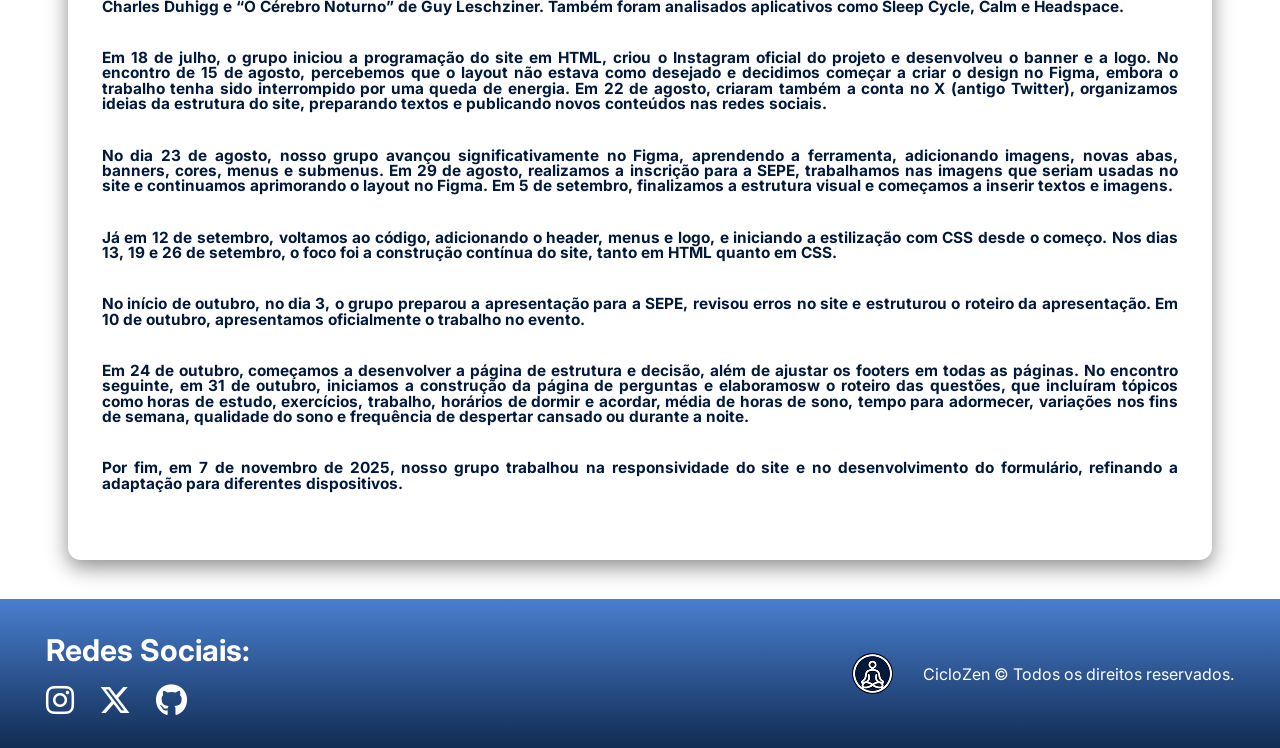
<file: referencias.html>
<!DOCTYPE html>
<html lang="pt-br">

<head>
  <meta charset="UTF-8">
  <meta name="viewport" content="width=device-width, initial-scale=1.0">
  <title>CicloZen</title>
  <link rel="stylesheet" href="referencias-style.css">
  <link rel="preconnect" href="https://fonts.googleapis.com">
  <link rel="preconnect" href="https://fonts.gstatic.com" crossorigin>
  <link
    href="https://fonts.googleapis.com/css2?family=Inter:ital,opsz,wght@0,14..32,100..900;1,14..32,100..900&family=Open+Sans:ital,wght@0,300..800;1,300..800&family=Roboto:ital,wght@0,100..900;1,100..900&display=swap"
    rel="stylesheet">
  <link rel="stylesheet" href="https://cdnjs.cloudflare.com/ajax/libs/font-awesome/6.6.0/css/all.min.css">
</head>

<body>
  <header>
    <div class="logo">
      <a href="index.html"> <img src="img/logo.png" alt="logo"> <p>CicloZen</p></a>
    </div>
    <nav>
      <ul>
        <li><a href="index.html">Home</a></li>
        <li><a href="sono.html">Sono</a></li>
        <li><a href="preSono.html">Pré-sono</a></li>
        <li><a href="habitos.html">Hábitos</a></li>
        <li><a href="questionario.html">Questionário</a></li>
        <li><a href="sobreNos.html">Sobre nós</a></li>
      </ul>
    </nav>
    <div class="dropdown">
    <details>
      <summary>Menu</summary>

      <div class="menu">
        <a href="index.html">Home</a>
        <a href="sono.html">Sono</a>
        <a href="preSono.html">Pré-sono</a>
        <a href="habitos.html">Hábitos</a>
        <a href="questionario.html">Questionário</a>
        <a href="sobreNos.html">Sobre nós</a>
      </div>
    </details>
  </div>
  </header>
  <main>
  <section class="section1">
    <h1>Referências</h1>
    <p>Aqui estão todas as nossas referências</p>
  </section>
  <section class="section2">
    <div class="box">
      <div class="div">
        <h1>Referências Utilizadas</h1>
        <p>Para a elaboração deste conteúdo, utilizamos referências provenientes de cinco sites selecionados por meio de
          pesquisa no Google.</p>
        <ul>
          <li><a
              href="https://abqv.org.br/qualidade-do-sono-e-fundamental-para-a-saude-e-o-bem-estar/?gad_source=1&gad_campaignid=22495448520&gbraid=0AAAAA_LDcoeVn93TTM8dodSC8HyIsxBrp&gclid=CjwKCAjw7MLDBhAuEiwAIeXGIbvlj92YWK3RlaFjbJpJEdCT_TqwISBbrWOsHTa0Pq3Xo8FBocH-fRoC_dAQAvD_BwE">Primeiro
              site:</a> pertence a uma associação reconhecida na área de qualidade de vida, oferecendo informações
            confiáveis sobre o tema.</li>
          <li> <a
              href="https://saude.abril.com.br/medicina/higiene-do-sono-como-fazer/?utm_source=google&utm_medium=cpc&utm_campaign=eda_vejasaude_audiencia_institucional&gad_source=1&gad_campaignid=18443294854&gbraid=0AAAAAo7nfA8X_lOD5e560Op8WZy1w6SXL&gclid=CjwKCAjw7MLDBhAuEiwAIeXGIWjRN6804ZWgbxJXni9JZsUeP9OTlAjE8ZTmUdgrRI3nKmXL48rpcxoCnhwQAvD_BwE">Segundo
              site:</a> trata-se da Revista Veja, amplamente conhecida por suas publicações sobre notícias e assuntos do
            cotidiano.</li>
          <li> <a
              href="https://drauziovarella.uol.com.br/neurologia/higiene-do-sono-conheca-11-dicas-para-dormir-melhor/">Terceiro
              site:</a> foi selecionado a partir das referências do Dr. Dráuzio Varella, que divulga orientações e
            conteúdos relevantes sobre saúde na internet.</li>
          <li> <a href="https://blog.sabin.com.br/autocuidado/como-melhorar-a-qualidade-do-sono">Quarto site:</a>
            apresenta dicas e orientações sobre a qualidade do sono, contribuindo para uma melhor compreensão dos
            hábitos de descanso.</li>
          <li><a href="https://saude.sesisc.org.br/blog/promocao-da-saude-nas-empresas/dormir-bem-saude-mental/">Quinto
              site:</a> pertence ao SESI, e oferece informações sobre a duração ideal do sono e práticas para dormir
            melhor.</li>

            
        </ul>

        <h1> CicloZen</h1>
        <p>

O CicloZen é um site desenvolvido pelos alunos Rian, Gustavo, Enzo, Wesley e Gamaliel, do Instituto Federal Catarinense (IFC). O projeto nasceu do interesse do grupo em pesquisar e divulgar informações confiáveis sobre a qualidade do sono e seus impactos na saúde. A plataforma reúne conteúdos organizados de forma clara e acessível, oferecendo orientações, curiosidades e recursos para ajudar o usuário a melhorar seus hábitos de descanso.
</p><p>
O desenvolvimento começou em 4 de julho de 2025, quando nosso grupo organizou, definiu cargos e distribuiu as funções de cada integrante. No dia 11 de julho, dedicamos o encontro à pesquisa, buscando ampliar o repertório teórico e encontrar referências de qualidade. As principais fontes utilizadas foram sites especializados, como a Associação Brasileira de Qualidade de Vida, Revista Veja Saúde, o portal do Dr. Drauzio Varella, o Blog Sabin e o portal do SESI, além de livros como “Por que Nós Dormimos” de Matthew Walker, “O Poder do Hábito” de Charles Duhigg e “O Cérebro Noturno” de Guy Leschziner. Também foram analisados aplicativos como Sleep Cycle, Calm e Headspace.
</p><p>
Em 18 de julho, o grupo iniciou a programação do site em HTML, criou o Instagram oficial do projeto e desenvolveu o banner e a logo. No encontro de 15 de agosto, percebemos que o layout não estava como desejado e decidimos começar a criar o design no Figma, embora o trabalho tenha sido interrompido por uma queda de energia. Em 22 de agosto, criaram também a conta no X (antigo Twitter), organizamos ideias da estrutura do site, preparando textos e publicando novos conteúdos nas redes sociais.
</p><p>
No dia 23 de agosto, nosso grupo avançou significativamente no Figma, aprendendo a ferramenta, adicionando imagens, novas abas, banners, cores, menus e submenus. Em 29 de agosto, realizamos a inscrição para a SEPE, trabalhamos nas imagens que seriam usadas no site e continuamos aprimorando o layout no Figma. Em 5 de setembro, finalizamos a estrutura visual e começamos a inserir textos e imagens.
</p><p>
Já em 12 de setembro, voltamos ao código, adicionando o header, menus e logo, e iniciando a estilização com CSS desde o começo. Nos dias 13, 19 e 26 de setembro, o foco foi a construção contínua do site, tanto em HTML quanto em CSS.
</p><p>
No início de outubro, no dia 3, o grupo preparou a apresentação para a SEPE, revisou erros no site e estruturou o roteiro da apresentação. Em 10 de outubro, apresentamos oficialmente o trabalho no evento.
</p><p>
Em 24 de outubro, começamos a desenvolver a página de estrutura e decisão, além de ajustar os footers em todas as páginas. No encontro seguinte, em 31 de outubro, iniciamos a construção da página de perguntas e elaboramosw o roteiro das questões, que incluíram tópicos como horas de estudo, exercícios, trabalho, horários de dormir e acordar, média de horas de sono, tempo para adormecer, variações nos fins de semana, qualidade do sono e frequência de despertar cansado ou durante a noite.
</p><p>
Por fim, em 7 de novembro de 2025, nosso grupo trabalhou na responsividade do site e no desenvolvimento do formulário, refinando a adaptação para diferentes dispositivos.
</p>
      </div>
    </div>
    </section>
  </main>
  <footer>
    <div class="left-footer">
      <h2>Redes Sociais:</h2>
      <ul>
        <li>
          <a href="https://www.instagram.com/ciclo.zen_/?next=%2F">
            <span class="fa-brands fa-2x fa-instagram" style="color: #ffffff;"></span>
          </a>
        </li>
        <li>
          <a href="https://x.com/ciclo_zen_">
            <span class="fa-brands fa-2x fa-x-twitter" style="color: #ffffff;"></span>
          </a>
        </li>
        <li>
          <a href="https://github.com/enzobernardes/CicloZen">
            <span class="fa-brands fa-2x fa-github" style="color: #ffffff;"></span>
          </a>
        </li>
      </ul>
    </div>

    <div class="right-footer">
      <img src="img/logo.png" alt="logo">
      <p>CicloZen © Todos os direitos reservados.</p>
    </div>
  </footer>
  <script>
  function toggleMenu() {
    const nav = document.getElementById('mobile-menu');
    nav.classList.toggle('open');
  }

  const links = document.querySelectorAll('#mobile-menu a');
  links.forEach(link => {
    link.addEventListener('click', () => {
      document.getElementById('mobile-menu').classList.remove('open');
    });
  });
  document.addEventListener("DOMContentLoaded", () => {
    const links = document.querySelectorAll("nav ul li a");
    const currentPage = window.location.pathname.split("/").pop();

    links.forEach(link => {
      const linkPage = link.getAttribute("href");
      link.classList.remove("active");
      if (linkPage === currentPage) {
        link.classList.add("active");
      }
    });
  });
</script>
</body>

</html>
</file>
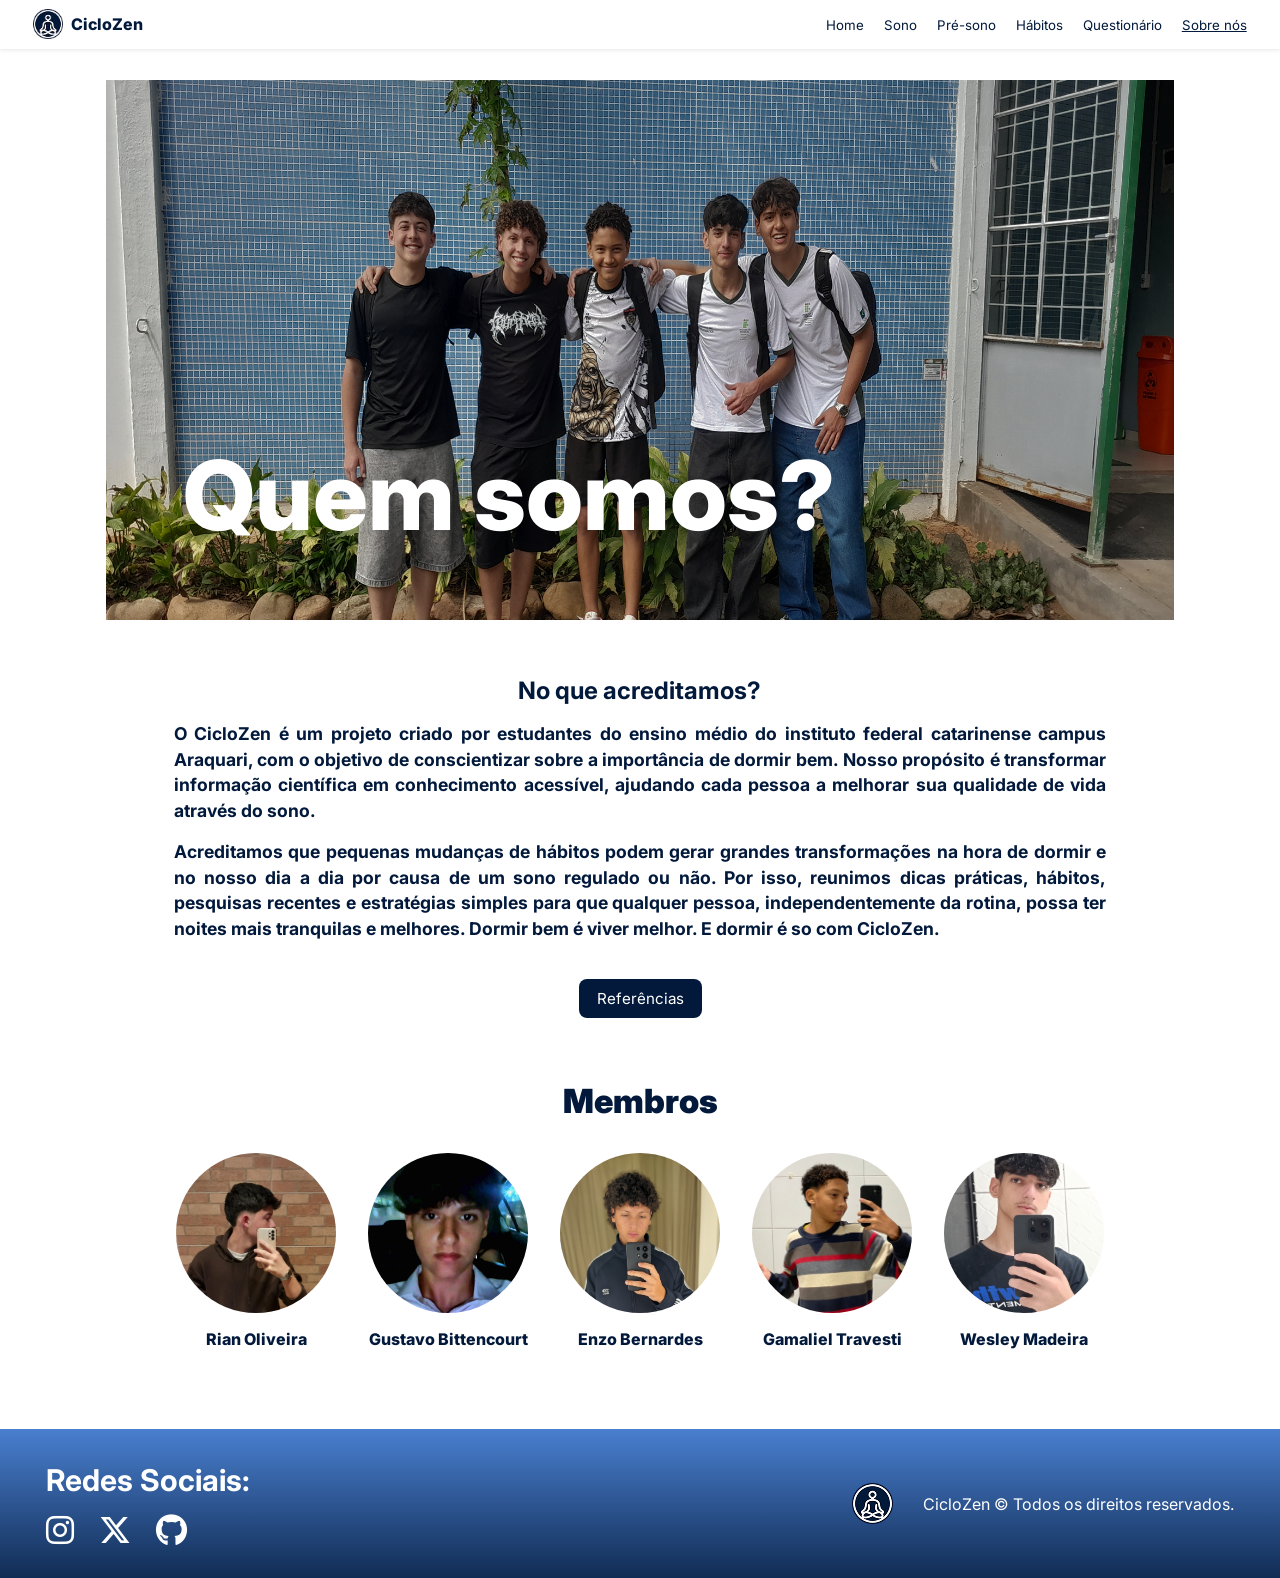
<file: sobreNos.html>
<!DOCTYPE html>
<html lang="pt-br">

<head>
  <meta charset="UTF-8">
  <meta name="viewport" content="width=device-width, initial-scale=1.0">
  <title>CicloZen</title>
  <link rel="stylesheet" href="sobrenos-style.css">
  <link rel="preconnect" href="https://fonts.googleapis.com">
  <link rel="preconnect" href="https://fonts.gstatic.com" crossorigin>
  <link
    href="https://fonts.googleapis.com/css2?family=Inter:ital,opsz,wght@0,14..32,100..900;1,14..32,100..900&family=Open+Sans:ital,wght@0,300..800;1,300..800&family=Roboto:ital,wght@0,100..900;1,100..900&display=swap"
    rel="stylesheet">
  <link rel="stylesheet" href="https://cdnjs.cloudflare.com/ajax/libs/font-awesome/6.6.0/css/all.min.css">
</head>

<body>
  <header>
    <div class="logo">
      <a href="index.html"> <img src="img/logo.png" alt="logo"> <p>CicloZen</p></a>
    </div>
    <nav>
      <ul>
        <li><a href="index.html">Home</a></li>
        <li><a href="sono.html">Sono</a></li>
        <li><a href="preSono.html">Pré-sono</a></li>
        <li><a href="habitos.html">Hábitos</a></li>
        <li><a href="questionario.html">Questionário</a></li>
        <li><a href="sobreNos.html">Sobre nós</a></li>
      </ul>
    </nav>
    <div class="dropdown">
    <details>
      <summary>Menu</summary>

      <div class="menu">
        <a href="index.html">Home</a>
        <a href="sono.html">Sono</a>
        <a href="preSono.html">Pré-sono</a>
        <a href="habitos.html">Hábitos</a>
        <a href="questionario.html">Questionário</a>
        <a href="sobreNos.html">Sobre nós</a>
      </div>
    </details>
  </div>
  </header>
  <main>
  <section class="section1">
    <h1>Quem somos?</h1>

  </section>
  <section class="section2">
    <div class="acreditamos">
      <h1>No que acreditamos?</h1>
      <p>O CicloZen é um projeto criado por estudantes do ensino médio do instituto federal catarinense campus Araquari,
        com o objetivo de
        conscientizar sobre a importância de
        dormir bem. Nosso propósito é
        transformar informação científica
        em conhecimento acessível, ajudando
        cada pessoa a melhorar sua qualidade
        de vida através do sono.</p>
      <p>
        Acreditamos que pequenas mudanças de hábitos podem gerar grandes transformações na hora de dormir e no nosso dia
        a dia por causa de um sono regulado ou não. Por isso, reunimos dicas práticas, hábitos, pesquisas recentes e
        estratégias simples para que qualquer pessoa, independentemente da rotina, possa ter noites mais tranquilas e
        melhores.
        Dormir bem é viver melhor. E dormir é so com CicloZen.
      </p>
    </div>
    <div class="referencias">
      <p>
        <a href="referencias.html">
          Referências
        </a>
      </p>
    </div>
    <div class="membros">
      <h2> Membros</h2>
      <ul>
        <li>
          <img src="img/rian.jpg" alt="">
          <p>Rian Oliveira</p>
        </li>
        <li>
          <img src="img/gustavo.jpg" alt="">
          <p>Gustavo Bittencourt</p>
        </li>
        <li>
          <img src="img/enzo.jpg" alt="">
          <p>Enzo Bernardes</p>
        </li>
        <li>
          <img src="img/gamaliel.jpg" alt="">
          <p>Gamaliel Travesti</p>
        </li>
        <li>
          <img src="img/wesley.jpg" alt="">
          <p>Wesley Madeira</p>
        </li>
      </ul>
    </div>
  </section>
  </main>
  <footer>
    <div class="left-footer">
      <h2>Redes Sociais:</h2>
      <ul>
        <li>
          <a href="https://www.instagram.com/ciclo.zen_/?next=%2F">
            <span class="fa-brands fa-2x fa-instagram" style="color: #ffffff;"></span>
          </a>
        </li>
        <li>
          <a href="https://x.com/ciclo_zen_">
            <span class="fa-brands fa-2x fa-x-twitter" style="color: #ffffff;"></span>
          </a>
        </li>
        <li>
          <a href="https://github.com/enzobernardes/CicloZen">
            <span class="fa-brands fa-2x fa-github" style="color: #ffffff;"></span>
          </a>
        </li>
      </ul>
    </div>

    <div class="right-footer">
      <img src="img/logo.png" alt="logo">
      <p>CicloZen © Todos os direitos reservados.</p>
    </div>
  </footer>
  <script>
  function toggleMenu() {
    const nav = document.getElementById('mobile-menu');
    nav.classList.toggle('open');
  }

  const links = document.querySelectorAll('#mobile-menu a');
  links.forEach(link => {
    link.addEventListener('click', () => {
      document.getElementById('mobile-menu').classList.remove('open');
    });
  });
  document.addEventListener("DOMContentLoaded", () => {
    const links = document.querySelectorAll("nav ul li a");
    const currentPage = window.location.pathname.split("/").pop();

    links.forEach(link => {
      const linkPage = link.getAttribute("href");
      link.classList.remove("active");
      if (linkPage === currentPage) {
        link.classList.add("active");
      }
    });
  });
</script>
</body>

</html>
</file>
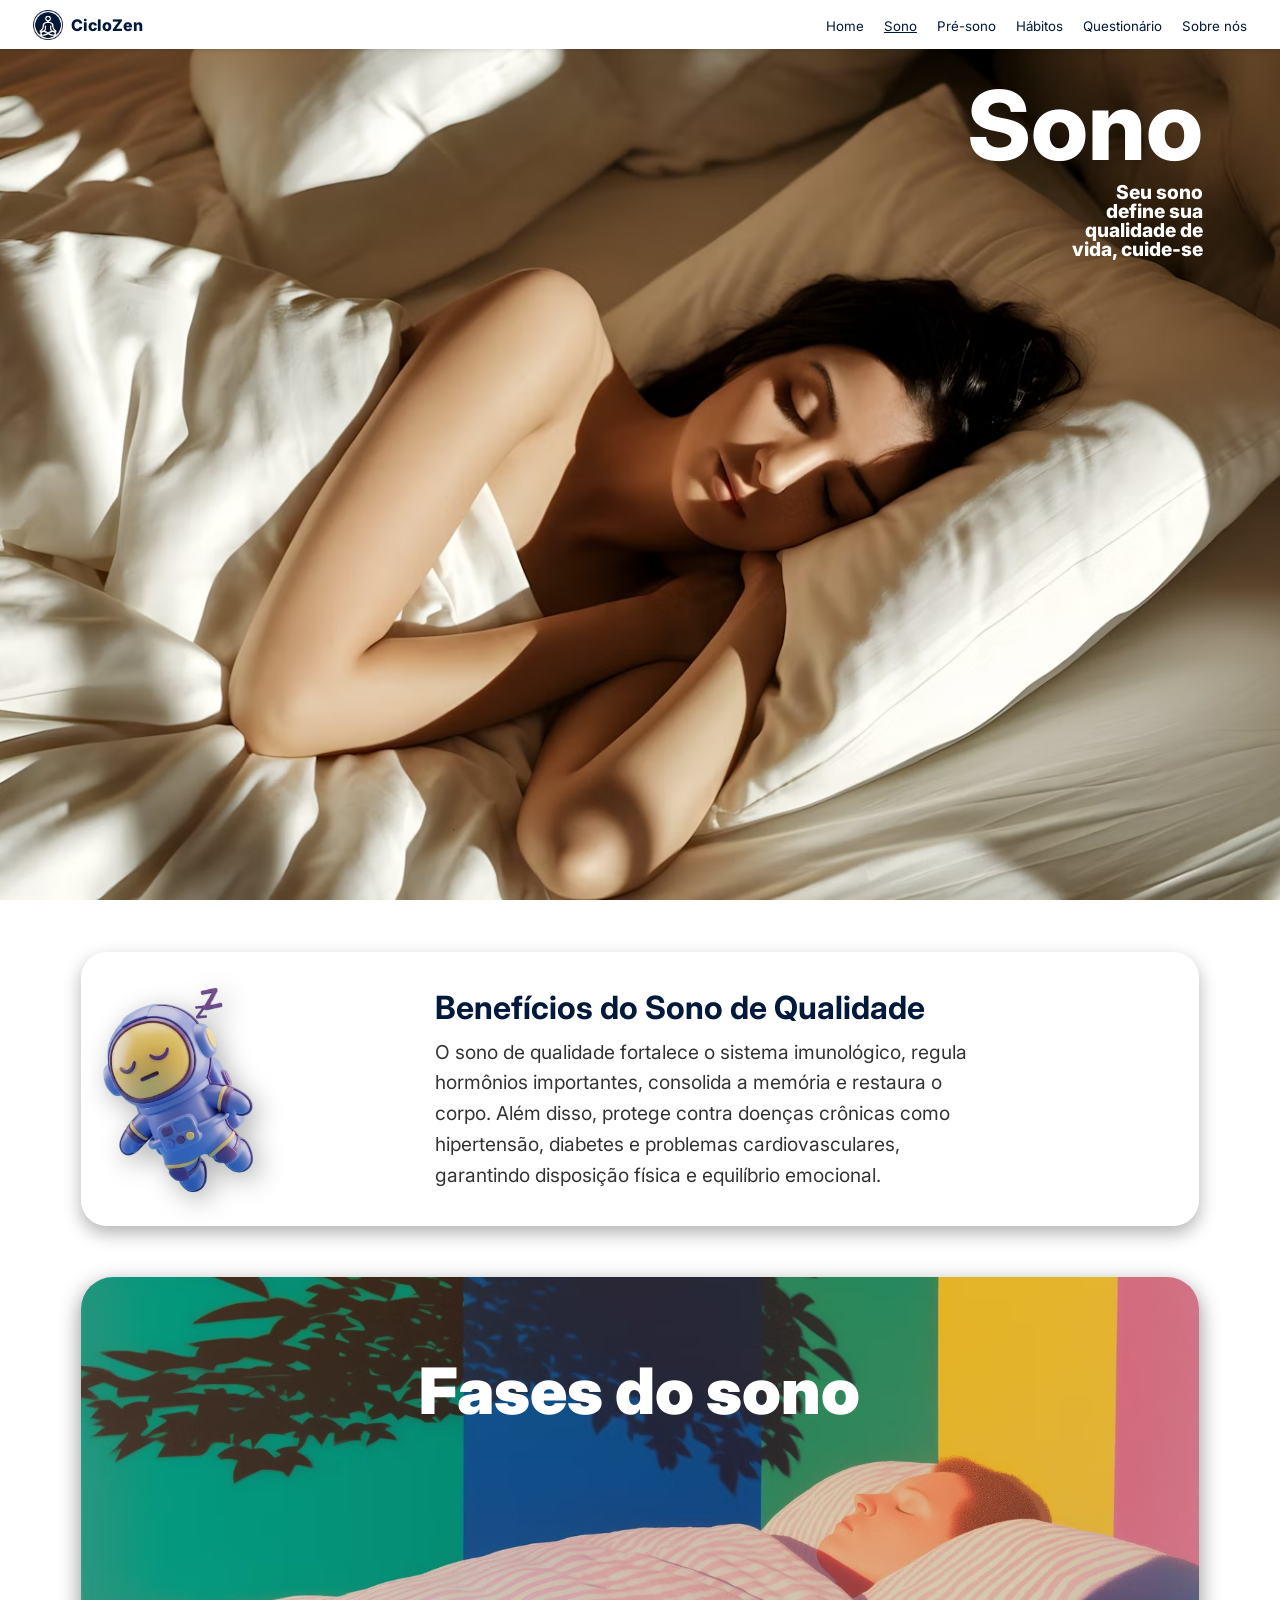
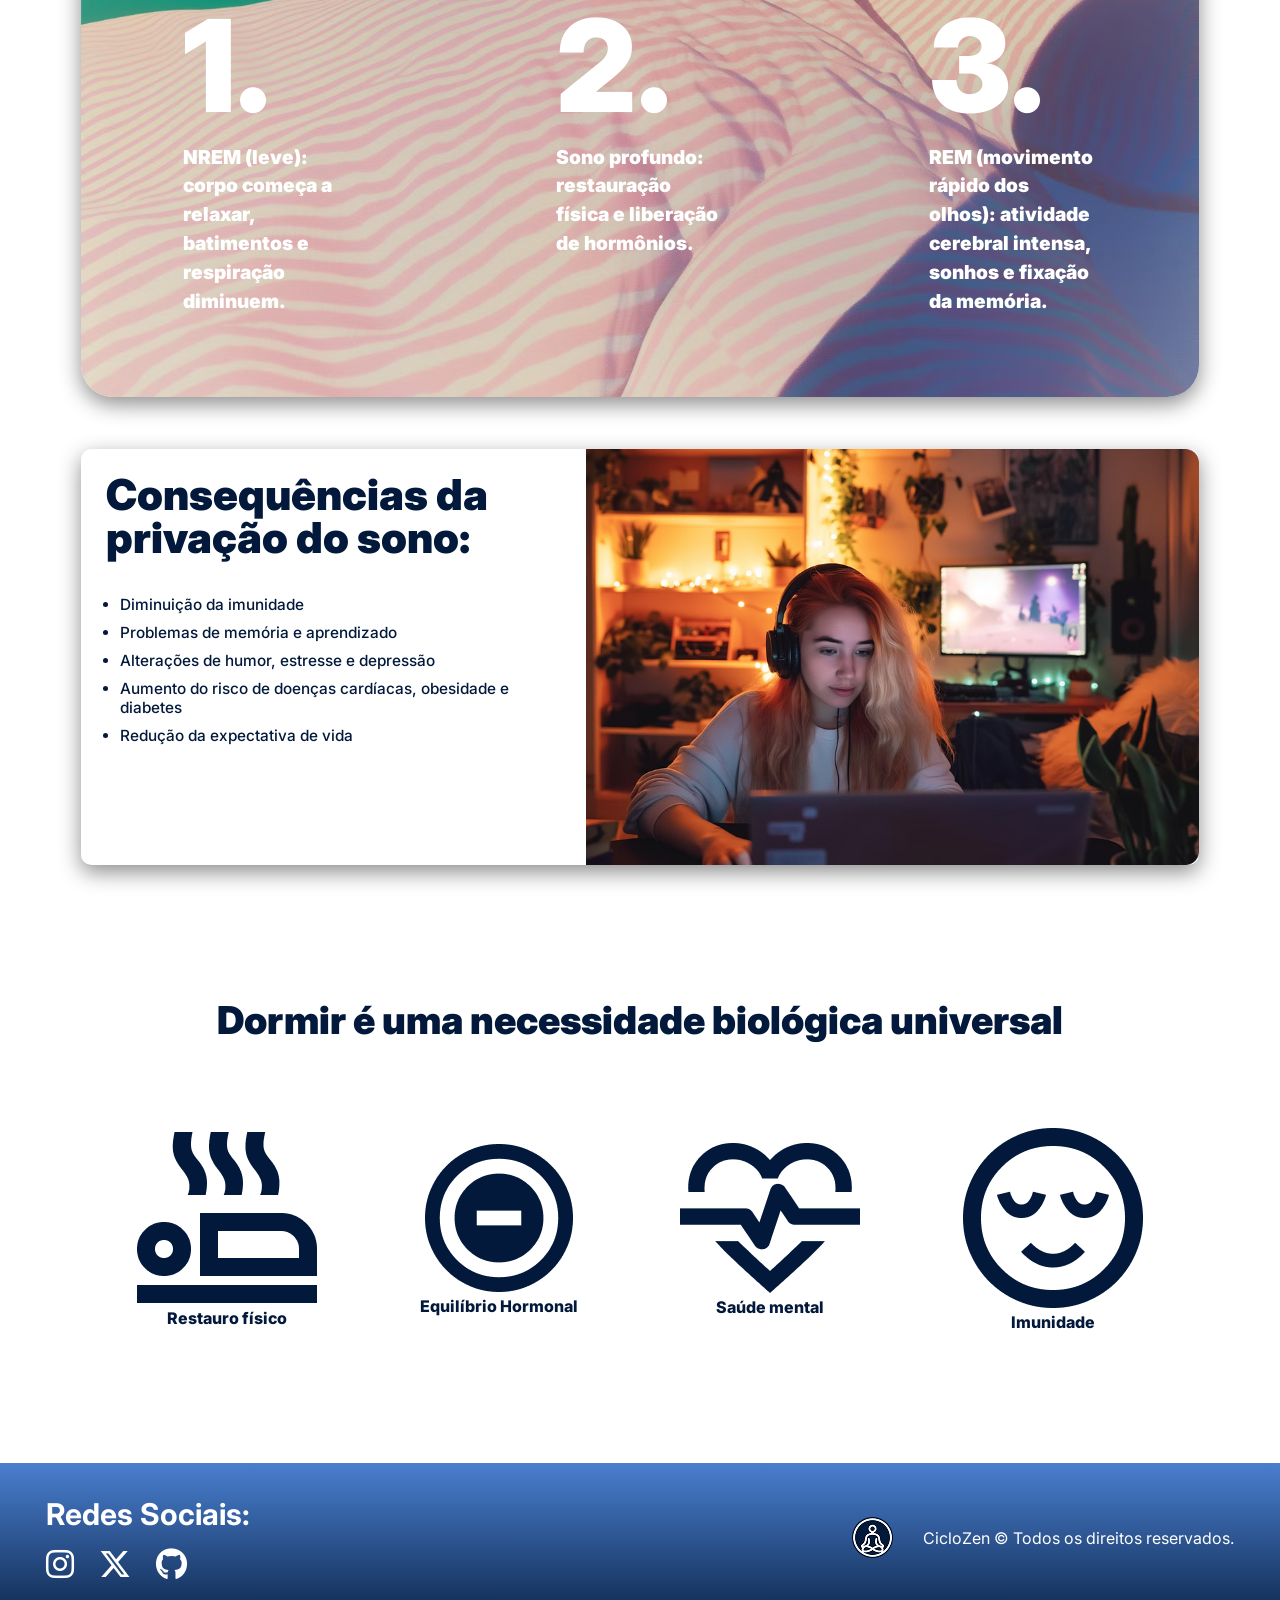
<file: sono.html>
<!DOCTYPE html>
<html lang="pt-br">

<head>
  <meta charset="UTF-8">
  <meta name="viewport" content="width=device-width, initial-scale=1.0">
  <title>CicloZen</title>
  <link rel="stylesheet" href="sono-style.css">
  <link rel="preconnect" href="https://fonts.googleapis.com">
  <link rel="preconnect" href="https://fonts.gstatic.com" crossorigin>
  <link
    href="https://fonts.googleapis.com/css2?family=Inter:ital,opsz,wght@0,14..32,100..900;1,14..32,100..900&family=Open+Sans:ital,wght@0,300..800;1,300..800&family=Roboto:ital,wght@0,100..900;1,100..900&display=swap"
    rel="stylesheet">
  <link rel="stylesheet" href="https://cdnjs.cloudflare.com/ajax/libs/font-awesome/6.6.0/css/all.min.css">
</head>

<body>
  <header>
    <div class="logo">
      <a href="index.html"> <img src="img/logo.png" alt="logo"> <p>CicloZen</p></a>
    </div>
    <nav>
      <ul>
        <li><a href="index.html">Home</a></li>
        <li><a href="sono.html">Sono</a></li>
        <li><a href="preSono.html">Pré-sono</a></li>
        <li><a href="habitos.html">Hábitos</a></li>
        <li><a href="questionario.html">Questionário</a></li>
        <li><a href="sobreNos.html">Sobre nós</a></li>
      </ul>
    </nav>
    <div class="dropdown">
    <details>
      <summary>Menu</summary>

      <div class="menu">
        
        <a href="index.html">Home</a>
        <a href="sono.html">Sono</a>
        <a href="preSono.html">Pré-sono</a>
        <a href="habitos.html">Hábitos</a>
        <a href="questionario.html">Questionário</a>
        <a href="sobreNos.html">Sobre nós</a>
      </div>
    </details>
  </div>
  </header>
  <main>
    <section class="section1">
      <h1>Sono</h1>
      <p>Seu sono define sua qualidade de vida, cuide-se</p>
    </section>
    <section class="section2">
      <div class="beneficios">
        <img src="img/benefícios.png" alt="Astronauta Dormindo" class="astronauta">
        <div class="texto">
          <h2>Benefícios do Sono de Qualidade</h2>
          <p>
            O sono de qualidade fortalece o sistema imunológico, regula
            hormônios importantes, consolida a memória e restaura o corpo. Além
            disso, protege contra doenças crônicas como hipertensão, diabetes e
            problemas cardiovasculares, garantindo disposição física e
            equilíbrio emocional.
          </p>
        </div>
      </div>
      <div class="fases">
        <h2>Fases do sono</h2>
        <ul>
          <li>
            <h3>1.</h3>
            <p>
              NREM (leve): corpo começa a relaxar, batimentos e respiração
              diminuem.
            </p>
          </li>
          <li>
            <h3>2.</h3>
            <p>Sono profundo: restauração física e liberação de hormônios.</p>
          </li>
          <li>
            <h3>3.</h3>
            <p>
              REM (movimento rápido dos olhos): atividade cerebral intensa,
              sonhos e fixação da memória.
            </p>
          </li>
        </ul>
      </div>
      <div class="privacao">
        <div class="left">
          <h2>Consequências da privação do sono:</h2>
          <ul>
            <li>Diminuição da imunidade</li>
            <li>Problemas de memória e aprendizado</li>
            <li>Alterações de humor, estresse e depressão</li>
            <li>Aumento do risco de doenças cardíacas, obesidade e diabetes</li>
            <li>Redução da expectativa de vida</li>
          </ul>
        </div>
        <div class="right">
          <img src="img/presono.png" alt="presono">
        </div>
      </div>
      <div class="bonshabitos">
        <h2>Dormir é uma necessidade biológica universal</h2>
        <ul>
          <li>
            <img src="img/Vector.png" alt="">
            <p>Restauro físico</p>
          </li>
          <li>
            <img src="img/Vector-1.png" alt="">
            <p>Equilíbrio Hormonal</p>
          </li>
          <li>
            <img src="img/Vector-2.png" alt="">
            <p>Saúde mental</p>
          </li>
          <li>
            <img src="img/Vector-3.png" alt="">
            <p>Imunidade</p>
          </li>
        </ul>
      </div>
    </section>
  </main>
  <footer>
    <div class="left-footer">
      <h2>Redes Sociais:</h2>
      <ul>
        <li>
          <a href="https://www.instagram.com/ciclo.zen_/?next=%2F">
            <span class="fa-brands fa-2x fa-instagram" style="color: #ffffff;"></span>
          </a>
        </li>
        <li>
          <a href="https://x.com/ciclo_zen_">
            <span class="fa-brands fa-2x fa-x-twitter" style="color: #ffffff;"></span>
          </a>
        </li>
        <li>
          <a href="https://github.com/enzobernardes/CicloZen">
            <span class="fa-brands fa-2x fa-github" style="color: #ffffff;"></span>
          </a>
        </li>
      </ul>
    </div>

    <div class="right-footer">
      <img src="img/logo.png" alt="logo">
      <p>CicloZen © Todos os direitos reservados.</p>
    </div>
  </footer>
  <script>
  function toggleMenu() {
    const nav = document.getElementById('mobile-menu');
    nav.classList.toggle('open');
  }

  const links = document.querySelectorAll('#mobile-menu a');
  links.forEach(link => {
    link.addEventListener('click', () => {
      document.getElementById('mobile-menu').classList.remove('open');
    });
  });
  document.addEventListener("DOMContentLoaded", () => {
    const links = document.querySelectorAll("nav ul li a");
    const currentPage = window.location.pathname.split("/").pop();

    links.forEach(link => {
      const linkPage = link.getAttribute("href");
      link.classList.remove("active");
      if (linkPage === currentPage) {
        link.classList.add("active");
      }
    });
  });
</script>
</body>

</html>
</file>
<file: index-style.css>
* {
    padding: 0;
    margin: 0;
    box-sizing: border-box;
    scroll-behavior: smooth;
    text-decoration: none;
    color: #02193B;
    font-family: Inter;
}

header {
    position: fixed;
    z-index: 1000;
    display: flex;
    justify-content: space-between;
    align-items: center;
    padding: 1.04vh 2.6vw;
    background-color: white;
    width: 100%;
    box-shadow: 0 0.1vh 0.5vh rgba(0, 0, 0, 0.1);
}

header .logo {
    display: flex;
    align-items: center;
    justify-content: center;
    gap: 0.52vw;
}
.negrito{
    font-weight: bold;
}
header .logo img {
    width: 2.08vw;
    min-width: 30px;
}
header .logo a{
    display: flex;
    gap: .5rem;
    align-items: center;
}
header .logo p {
    font-size: 1.25vw;
    font-weight: 800;
}

nav ul {
    display: flex;
    gap: 1.56vw;
    list-style: none;
}

nav ul li a {
    font-size: 1.04vw;
    transition: color 0.3s;
}

nav ul li a:hover {
    text-decoration: underline 0.104vw;
    color: #5274A5;
}

nav ul li a.active {
    text-decoration: underline 0.104vw;
}

.menu-icon {
    display: none;
    font-size: 6vw;
    cursor: pointer;
    color: #02193B;
}

.section1 {
    margin-top: 0;
    position: relative;
    height: 100vh;
    background-image: url('img/hero1.png');
    background-position: center;
    background-size: cover;
    background-repeat: no-repeat;
    padding: 5.21vh 2.6vw;
    display: flex;
    flex-direction: column;
    gap: 1.04vh;
    justify-content: center;
}

.section1 h1 {
    width: 50%;
    padding-top: 0;
    font-weight: 800;
    font-size: 6.67vw;
    line-height: 1.1;
    color: white;
    text-shadow: 1px 1px 3px rgba(0, 0, 0, 0.5);
}

.section1 p {
    font-weight: 800;
    font-size: 1.25vw;
    line-height: 1.5;
    color: #003783;
    width: 30%;
    text-shadow: 1px 1px 3px rgba(0, 0, 0, 0.5);
}

.section2 {
    display: flex;
    flex-direction: column;
    justify-content: center;
    align-items: center;
    padding: 5vw 3vw;
    gap: 5vh;
    background-color: #f8f8f8;
}

.section2 .sono {
    width: 90%;
    height: 45vh;
    background-image: url('img/sono.png');
    background-position: right center;
    background-size: cover;
    background-repeat: no-repeat;
    display: flex;
    flex-direction: column;
    justify-content: center;
    align-items: end;
    border-radius: 1vw;
    background-color: #003011;
    box-shadow: 0 0.8vh 2.4vh rgba(0, 0, 0, 0.2);
}

.sono .content-sono {
    margin: 0 4vw;
    width: 50%;
    text-align: right;
}

.section2 .sono h2 {
    font-size: 3vw;
    color: white;
    margin-bottom: 2vh;
}

.section2 .sono p {
    font-size: 1.1vw;
    line-height: 1.4;
    color: white;
    margin-bottom: 2vh;
}

.section2 .sono ul {
    list-style-type: none;
    text-align: right;
}

.section2 .sono ul li {
    color: white;
    margin-bottom: 0.8vh;
    font-weight: 500;
    font-size: 1vw;
    position: relative;
    padding-right: 1.5vw;
}

.section2 .sono ul li::before {
    content: "•";
    color: white;
    font-weight: bold;
    display: inline-block;
    width: 1em;
    margin-left: -1em;
    position: absolute;
    right: 0;
}

.section2 .presono {
    width: 90%;
    height: auto;
    display: flex;
    justify-content: space-between;
    margin: 2.6vw;
    background-color: white;
    border-radius: 0.83vw;
    box-shadow: 0 0.8vh 2.4vh rgba(0, 0, 0, 0.2);
    overflow: hidden;
}

.presono .left {
    padding: 2.6vw;
    width: 55%;
}

.left h2 {
    font-size: 3vw;
    margin-bottom: 2vh;
}

.left p {
    font-size: 1.1vw;
    line-height: 1.4;
    margin-bottom: 2vh;
}

.left ul {
    list-style-type: disc;
    display: flex;
    flex-direction: column;
    gap: 1vh;
    margin-left: 1.5vw;
}

.left ul li {
    font-weight: 500;
    font-size: 1vw;
}

.presono .right {
    width: 45%;
    display: flex;
    align-items: center;
    justify-content: center;
    background-color: #f0f4f8;
}

.presono .right img {
    height: 100%;
    width: 100%;
    object-fit: cover;
}

.bonshabitos {
    padding: 5rem 2vw;
    display: flex;
    flex-direction: column;
    align-items: center;
    gap: 5vh;
    width: 100%;
    max-width: 1200px;
}

.bonshabitos h2 {
    width: auto;
    font-size: 3vw;
    text-align: center;
    margin-bottom: 2.5rem;
}

.bonshabitos ul {
    list-style: none;
    display: flex;
    align-items: flex-start;
    justify-content: center;
    gap: 4vw;
    flex-wrap: wrap;
}

.bonshabitos ul li {
    display: flex;
    flex-direction: column;
    align-items: center;
    justify-content: center;
    gap: 0.5vh;
    font-weight: 800;
    text-align: center;
    max-width: 15vw;
}

.bonshabitos ul li img {
    height: 6vw;
    width: 6vw;
    min-width: 80px;
    min-height: 80px;
    margin-bottom: 1.5vh;
    object-fit: contain;
}

.bonshabitos ul li p {
    font-size: 1vw;
    line-height: 1.2;
}

.sintomas {
    width: 90%;
    height: 70vh;
    background-image: url('img/medica.png');
    background-position: center;
    background-size: cover;
    background-repeat: no-repeat;
    border-radius: 1vw;
    box-shadow: 0 0.8vh 2.4vh rgba(0, 0, 0, 0.2);
    margin-top: 5rem;
    display: flex;
    flex-direction: column;
    align-items: center;
    justify-content: end;
    padding: 3rem 2rem;
    gap: 1.5rem;
    text-align: center;
    margin-bottom: 5rem;
}

.sintomas h2 {
    font-weight: 900;
    font-size: 3vw;
    color: white;
    text-shadow: 1px 1px 3px rgba(0, 0, 0, 0.5);
}

.sintomas ul {
    display: flex;
    gap: 2rem;
    list-style: none;
}

.sintomas ul li {
    color: white;
    font-size: 1.1vw;
    background-color: rgba(0, 0, 0, 0.5);
    padding: 0.5rem 1rem;
    border-radius: 0.5rem;
    text-shadow: 1px 1px 3px rgba(0, 0, 0, 0.5);
}

.video-section {
    width: 100%;
    display: flex;
    justify-content: center;
    padding: 4rem 2rem;
    background-color: #f8f8f8;
}

.video-container {
    width: 100%;
    max-width: 1100px;
    border-radius: 1rem;
    overflow: hidden;
    box-shadow: 0 10px 30px rgba(2, 25, 59, 0.12);
}

.video-wrapper {
    position: relative;
    padding-bottom: 56.25%;
    height: 0;
    overflow: hidden;
}

.video-wrapper iframe,
.video-wrapper video {
    position: absolute;
    top: 0;
    left: 0;
    width: 100%;
    height: 100%;
    border: 0;
    display: block;
}

.video-caption {
    padding: 1rem 1.25rem;
    background-color: #fafafa;
    display: flex;
    justify-content: space-between;
    align-items: center;
    gap: 1rem;
    font-size: 0.95rem;
}

.video-caption .title {
    font-weight: 700;
    color: #02193B;
}

.video-caption .controls a {
    text-decoration: none;
    padding: 0.75rem 1rem;
    border-radius: 0.5rem;
    background: #02193B;
    color: white;
    font-weight: 600;
    transition: background-color 0.25s ease;
}

.video-caption .controls a:hover {
    background: #497FCF;
}

footer {
    display: flex;
    justify-content: space-between;
    align-items: center;
    padding: 20px;
    background: linear-gradient(to bottom, #497FCF, #112C54);
    color: white;
}

.right-footer {
    display: flex;
    align-items: center;
    gap: 30px;
    padding: 0 2vw;
}

.right-footer p {
    color: white;
}

.left-footer {
    display: flex;
    flex-direction: column;
    justify-content: flex-end;
    padding: 1vw 2vw;
}

.left-footer h2 {
    color: white;
    margin-bottom: 1rem;
    font-size: 30px;
}

.left-footer ul {
    list-style: none;
    padding: 0;
    margin: 0;
    display: flex;
    gap: 25px;
}

.dropdown {
    display: none;
}

@media (max-width: 768px) {
    nav {
        display: none;
    }

    header {
        height: 60px;
    }

    .dropdown {
        display: flex;
        justify-content: end;
        align-items: center;
        width: 200px;
    }

    details {
        padding: 10px;
        border-radius: 6px;
        cursor: pointer;
        color: #ffffff;
    }

    summary {
        list-style: none;
        font-weight: bold;
        padding: 10px;
        border-radius: 4px;
    }

    summary::-webkit-details-marker {
        display: none;
    }
    summary::after {
        content: "▼";
        float: right;
        transition: transform 0.2s;
        font-size: 12px;
        opacity: 0.7;
    }

    details[open] summary::after {
        transform: rotate(-180deg);
    }
    .menu {
        margin-top: 200px;
        display: flex;
        flex-direction: column;
        background: white;
        padding: 10px 15px;
        gap: 10px;
        border-radius: 6px;
        box-shadow: 0 4px 10px rgba(0, 0, 0, 0.15);
    }

    .menu a {
        color: #02193B;
        font-weight: 600;
        padding: 8px 0;
        border-bottom: 1px solid #ddd;
    }

    .menu a:last-child {
        border-bottom: none;
    }

    @keyframes fade {
        from {
            opacity: 0;
            transform: translateY(-5px);
        }

        to {
            opacity: 1;
            transform: translateY(0);
        }
    }

    header .logo p {
        font-size: 4vw;
    }

    .menu-icon {
        display: block;
    }

    nav {
        display: none;
        flex-direction: column;
        width: 100%;
        position: absolute;
        top: 60px;
        left: 0;
        background-color: white;
        box-shadow: 0 4px 6px rgba(0, 0, 0, 0.1);
        z-index: 999;
    }

    nav.open {
        display: flex;
    }

    nav ul {
        flex-direction: column;
        width: 100%;
        padding: 10px 0;
    }

    nav ul li {
        text-align: center;
        padding: 10px 0;
        border-bottom: 1px solid #f0f0f0;
    }

    nav ul li a {
        font-size: 5vw;
        display: block;
        padding: 10px;
    }

    .section1 {
        height: 80vh;
        text-align: center;
        justify-content: center;
        align-items: center;
        padding: 5vh 5vw;
    }

    .section1 h1 {
        width: 100%;
        font-size: 12vw;
        padding-top: 0;
        line-height: 1.1;
    }

    .section1 p {
        width: 90%;
        font-size: 5vw;
        margin-top: 1vh;
        width: 100%;
    }

    .section2 .sono {
        height: auto;
        padding: 8vw 5vw;
        align-items: center;
        background-position: center center;
    }

    .sono .content-sono {
        margin: 0;
        width: 100%;
        text-align: left;
        background-color: rgba(0, 0, 0, 0.4);
        padding: 5vw;
        border-radius: 0.83vw;
    }

    .section2 .sono h2 {
        font-size: 8vw;
        margin-bottom: 2vh;
    }

    .section2 .sono p {
        font-size: 4vw;
        width: 100%;
        margin-bottom: 2vh;
        line-height: 1.4;
    }

    .section2 .sono ul {
        text-align: left;
        list-style-type: disc;
        margin-left: 5vw;
    }

    .section2 .sono ul li {
        font-size: 4vw;
        padding-right: 0;
        margin-left: 0;
    }

    .section2 .sono ul li::before {
        content: none;
    }

    .presono {
        flex-direction: column;
        height: auto;
        padding: 0;
        width: 90%;
        margin: 5vw 0;
    }

    .presono .left {
        padding: 5vw;
        width: 100%;
    }

    .left h2 {
        font-size: 8vw;
        margin-bottom: 1.5vh;
    }

    .left p {
        font-size: 4vw;
        margin-bottom: 3vh;
    }

    .left ul {
        margin-left: 5vw;
        gap: 1.5vh;
    }

    .left ul li {
        font-size: 4vw;
    }

    .presono .right {
        width: 100%;
        height: 35vh;
    }

    .presono .right img {
        width: 100%;
        height: 100%;
        object-fit: cover;
        border-radius: 0 0 0.83vw 0.83vw;
    }

    .bonshabitos {
        padding: 2rem 5vw;
        gap: 2vh;
    }

    .bonshabitos h2 {
        font-size: 9vw;
        width: 100%;
    }

    .bonshabitos ul {
        flex-direction: column;
        gap: 5vh;
    }

    .bonshabitos ul li {
        width: 90%;
        flex-direction: row;
        gap: 5vw;
        text-align: left;
        max-width: none;
        margin: auto;
    }

    .bonshabitos ul li img {
        width: 20vw;
        height: 20vw;
        margin-bottom: 0;
        min-width: 60px;
        min-height: 60px;
    }

    .bonshabitos ul li p {
        font-size: 4vw;
    }

    .sintomas {
        width: 90%;
        height: 50vh;
        padding: 2rem 1rem;
        gap: 1rem;
        margin-top: 3rem;
        margin-bottom: 3rem;
    }

    .sintomas h2 {
        font-size: 7vw;
        line-height: 1.2;
    }

    .sintomas ul {
        flex-direction: column;
        gap: 0.5rem;
    }

    .sintomas ul li {
        font-size: 4vw;
        padding: 0.5rem;
    }

    footer {
        flex-direction: column;
        text-align: center;
        padding: 5vw;
        gap: 3vh;
    }

    .left-footer {
        padding: 0;
        align-items: center;
    }

    .left-footer h2 {
        font-size: 5vw;
        margin-bottom: 1.5vh;
    }

    .left-footer ul {
        justify-content: center;
        gap: 5vw;
    }

    .right-footer {
        flex-direction: column;
        gap: 1vh;
        padding: 0;
    }

    .right-footer img {
        width: 8vw;
    }

    .right-footer p {
        font-size: 3vw;
    }

    .video-section {
        padding: 2rem 1rem;
    }

    .video-section .title {
        font-size: 4vw;
        margin-bottom: 1rem;
    }

    .video-section .controls {
        margin-bottom: 2rem;
        margin: auto;
    }

    .video-caption {
        flex-direction: column;
        align-items: flex-start;
        gap: 0.5rem;
    }
}
</file>
<file: habitos-style.css>
* {
    padding: 0;
    margin: 0;
    box-sizing: border-box;
    scroll-behavior: smooth;
    text-decoration: none;
    color: #02193B;
    font-family: Inter;
}
header {
    position: fixed;
    z-index: 1000;
    display: flex;
    justify-content: space-between;
    align-items: center;
    padding: 1.04vh 2.6vw;
    background-color: white;
    width: 100%;
    box-shadow: 0 0.1vh 0.5vh rgba(0, 0, 0, 0.1);
}

header .logo {
    display: flex;
    align-items: center;
    justify-content: center;
    gap: 0.52vw;
}
header .logo a{
    display: flex;
    gap: .5rem;
    align-items: center;
}
.negrito{
    font-weight: bold;
}
header .logo img {
    width: 2.08vw;
    min-width: 30px;
}

header .logo p {
    font-size: 1.25vw;
    font-weight: 800;
}

nav ul {
    display: flex;
    gap: 1.56vw;
    list-style: none;
}

nav ul li a {
    font-size: 1.04vw;
    transition: color 0.3s;
}

nav ul li a:hover {
    text-decoration: underline 0.104vw;
    color: #5274A5;
}

nav ul li a.active {
    text-decoration: underline 0.104vw;
}

.section1 {
    margin-top: 0.03rem;

    position: relative;
    height: 100vh;
    background-image: url('img/habitos-hero.png');
    background-position: center;
    background-size: cover;
    background-repeat: no-repeat;
    padding: 6vw;
    display: flex;
    flex-direction: column;
    justify-content: center;
    gap: 1.04vh;
}

.section1 h1 {
    font-weight: 800;
    font-size: 8rem;
    line-height: 100%;
    color: white;
}

.section1 p {

    font-weight: 800;
    font-size: 1.5rem;
    width: 15%;
    line-height: 100%;
    color: white;
    margin-bottom: 15rem;
}

.section2 {
    display: flex;
    flex-direction: column;
    justify-content: center;
    align-items: center;
    margin: 4vw;
    gap: 4vw;
    background-color: white;
}

.beneficios {
    position: relative;
    display: flex;
    align-items: center;
    justify-content: center;
    background: #fff;
    border-radius: 2vw;
    padding: 4vh 4vw;
    padding-left: 15%;
    width: 95%;
    box-shadow: 0 0.8vh 2vh rgba(0, 0, 0, 0.3);
    gap: 2vw;
    overflow: visible;
}

.astronauta {
    position: absolute;
    left: -1vw;
    width: 18vw;
    height: auto;
    filter: drop-shadow(0.5vw 0.8vh 1.5vh rgba(0, 0, 0, 0.3));
}

.beneficios img {
    width: 25vw;
    flex-shrink: 0;
}

.texto {
    max-width: 60%;
}

.texto h2 {
    font-size: 2rem;
    font-weight: bold;
    margin-bottom: 10px;
}

.texto p {
    font-size: 1.2rem;
    line-height: 1.6;
    color: #333;
}

.section2 .privacao {
    width: 95%;
    height: 46.3vh;
    display: flex;
    justify-content: space-between;
    background-color: white;
    box-shadow: 0 0.8vh 2.4vh rgba(0, 0, 0, 0.45);
    border-radius: 0.83vw;
    overflow: hidden;
}

.privacao .left {
    padding: 2vw;
}

.left h2 {

    font-weight: 900;
    font-size: 3.33vw;
    line-height: 100%;
    margin-bottom: 4vh;
}

.left p {
    font-weight: 700;
    font-size: 1.5vw;
    line-height: 100%;
    text-align: justify;
    margin-bottom: 4vh;
}

.left ul {
    display: flex;
    flex-direction: column;
    gap: 1vh;
    margin-left: 1.04vw;
}

.left ul li {
    font-weight: 500;
    font-size: 1vw;
}

.privacao .right {
    background-color: #02193B;
}

.privacao .right img {
    height: 46.3vh;
    width: auto;
    border-radius: 0.83vw;

}

.sintomas {
    width: 95%;
    height: 100vh;
    background-image: url('img/medico.png');
    background-position: 5% 5%;
    background-size: cover;
    background-repeat: no-repeat;
    border-radius: 1vw;
    box-shadow: 0 0.8vh 2.4vh rgba(0, 0, 0, 0.45);
    display: flex;
    flex-direction: column;
    align-items: center;
    justify-content: end;
    padding: 5rem 0;
    gap: 2rem;
    text-align: center;
    margin-top: 15vh;
}

.sintomas h2 {
    font-weight: 900;
    font-size: 4rem;
    color: white;

}

.sintomas ul {
    display: flex;
    gap: 3rem;

}

.sintomas ul li {
    color: white;
    font-size: 1.2rem;
}

.comment {
    position: absolute;
    margin-bottom: 15vh;
    width: 60%;
    background-color: white;
    box-shadow: 0 0.8vh 2.4vh rgba(0, 0, 0, 0.45);
    border-radius: 1vw;
    padding: 2rem;
    display: flex;
    flex-direction: column;
    gap: 1vw;

}

.comment h3 {
    font-size: 1.5rem;
}

.comment .profile {
    display: flex;
    gap: 2vw;
    align-items: center;
}

.comment .fala {
    font-weight: 400;
    font-size: 1.5rem;
    line-height: 100%;
    margin-left: 5vw;
    width: 85%;

}

.comment .profile .userdata p {
    font-weight: 700;
    font-size: 1rem;
    line-height: 100%;
    color: #2C2C2C7D;

}

.comment .profile img {
    border-radius: 50%;
    height: 4em;
    width: 4em;

}

footer {
    display: flex;
    justify-content: space-between;
    align-items: center;
    padding: 20px;
    background: linear-gradient(to bottom, #497FCF, #112C54);
    color: white;
}

.right-footer {
    display: flex;
    align-items: center;
    gap: 30px;
    padding: 0 2vw;
}

.right-footer p {
    color: white;
}

.left-footer {
    display: flex;
    flex-direction: column;
    justify-content: flex-end;
    padding: 1vw 2vw;
}

.left-footer h2 {
    color: white;
    margin-bottom: 1rem;
    font-size: 30px;
}

.left-footer ul {
    list-style: none;
    padding: 0;
    margin: 0;
    display: flex;
    gap: 25px;
}
.dropdown{
    display: none;
}
@media (max-width: 768px) {

    header {
        height: 60px;
        padding: 10px 20px;
    }

    header .logo img {
        width: 30px;
    }

    header .logo p {
        font-size: 5vw;
    }

    nav {
        display: none;
    }

    .dropdown {
        display: flex;
        justify-content: flex-end;
        align-items: center;
        width: 120px;
    }


    details {
        padding: 10px;
        border-radius: 6px;
        cursor: pointer;
    }

    summary {
        list-style: none;
        font-weight: bold;
        padding: 10px;
        border-radius: 4px;
    }

    summary::-webkit-details-marker {
        display: none;
    }

    summary::after {
        content: "▼";
        float: right;
        transition: transform 0.2s;
        font-size: 12px;
        opacity: 0.7;
    }

    details[open] summary::after {
        transform: rotate(-180deg);
    }

    .menu {
        margin-top: 200px;
        display: flex;
        flex-direction: column;
        background: white;
        padding: 15px;
        gap: 10px;
        border-radius: 6px;
        animation: fade 0.3s ease;
        box-shadow: 0 4px 10px rgba(0, 0, 0, 0.15);
    }

    .menu a {
        color: #02193B;
        font-weight: 600;
        padding: 8px 0;
        border-bottom: 1px solid #ddd;
    }

    .menu a:last-child {
        border-bottom: none;
    }

    @keyframes fade {
        from { opacity: 0; transform: translateY(-5px); }
        to   { opacity: 1; transform: translateY(0); }
    }

    .section1 {
        padding: 2rem 1.5rem;
        height: 50vh;
        display: flex;
        flex-direction: column;
        justify-content: center;
        align-items: center;
        text-align: center;
        background-position: center top;
    }

    .section1 h1 {
        font-size: 3rem;
        line-height: 110%;
    }

    .section1 p {
        width: 100%;
        font-size: 1.2rem;
        margin-bottom: 5rem;
    }
    .beneficios {
        flex-direction: column;
        padding: 2rem 1rem;
        padding-left: 1rem;
        text-align: center;
    }

    .astronauta {
        position: static;
        width: 40vw;
        margin-bottom: 2rem;
    }

    .beneficios img {
        width: 60vw;
    }

    .texto {
        max-width: 100%;
    }

    .texto h2 {
        font-size: 1.6rem;
    }

    .texto p {
        font-size: 1rem;
    }
    .section2 .privacao {
        flex-direction: column;
        height: auto;
        border-radius: 3vw;
    }

    .privacao .left {
        padding: 1.5rem;
    }

    .left h2 {
        font-size: 2rem;
    }

    .left p {
        font-size: 1rem;
    }

    .left ul li {
        font-size: 0.9rem;
    }

    .privacao .right img {
        width: 100%;
        height: auto;
        border-radius: 0 0 3vw 3vw;
    }
    .sintomas {
        height: auto;
        padding: 3rem 1rem;
        background-position: center;
        margin-top: 0;
    }

    .sintomas h2 {
        font-size: 2.2rem;
    }

    .sintomas ul {
        flex-direction: column;
        gap: 1rem;
    }

    .sintomas ul li {
        font-size: 1rem;
        text-align: start;
    }
    .comment {
        width: 90%;
        padding: 1.5rem;
        position: static;
        margin: 2rem auto;
        gap: 1rem;
    }

    .comment .profile {
        flex-direction: column;
        text-align: center;
        gap: 1rem;
    }

    .comment .fala {
        margin-left: 0;
        width: 100%;
        font-size: 1.2rem;
    }

    .comment h3 {
        font-size: 1.3rem;
    }
    footer {
        flex-direction: column;
        text-align: center;
        padding: 5vw;
        gap: 3vh;
    }

    .left-footer {
        padding: 0;
        align-items: center;
    }

    .left-footer h2 {
        font-size: 5vw;
        margin-bottom: 1.5vh;
    }

    .left-footer ul {
        justify-content: center;
        gap: 5vw;
    }

    .right-footer {
        flex-direction: column;
        gap: 1vh;
        padding: 0;
    }

    .right-footer img {
        width: 8vw;
    }

    .right-footer p {
        font-size: 3vw;
    }
}
</file>
<file: presono-style.css>
* {
    padding: 0;
    margin: 0;
    box-sizing: border-box;
    scroll-behavior: smooth;
    text-decoration: none;
    color: #02193B;
    font-family: Inter;
}

header {
    position: fixed;
    z-index: 1000;
    display: flex;
    justify-content: space-between;
    align-items: center;
    padding: 1.04vh 2.6vw;
    background-color: white;
    width: 100%;
    box-shadow: 0 0.1vh 0.5vh rgba(0, 0, 0, 0.1);
}

header .logo {
    display: flex;
    align-items: center;
    justify-content: center;
    gap: 0.52vw;
}

header .logo img {
    width: 2.08vw;
    min-width: 30px;
}
header .logo a{
    display: flex;
    gap: .5rem;
    align-items: center;
}
.negrito{
    font-weight: bold;
}
header .logo p {
    font-size: 1.25vw;
    font-weight: 800;
}

nav ul {
    display: flex;
    gap: 1.56vw;
    list-style: none;
}

nav ul li a {
    font-size: 1.04vw;
    transition: color 0.3s;
}

nav ul li a:hover {
    text-decoration: underline 0.104vw;
    color: #5274A5;
}

nav ul li a.active {
    text-decoration: underline 0.104vw;
}

.section1 {
    margin-top: 0.03rem;
    position: relative;
    height: 100vh;
    background-image: url('img/cama.png');
    background-position: center;
    background-size: cover;
    background-repeat: no-repeat;
    padding: 6vw;
    display: flex;
    flex-direction: column;
    justify-content: center;
    gap: 1.04vh;
}

.section1 .container {
    margin-bottom: 10rem;
}

.section1 h1 {
    font-weight: 800;
    font-size: 6rem;
    line-height: 100%;
    color: white;
}

.section1 p {
    font-weight: 800;
    font-size: 1.2rem;
    width: 12%;
    line-height: 100%;
    color: white;
}

.section2 {
    display: flex;
    flex-direction: column;
    justify-content: center;
    align-items: center;
    margin: 4vw;
    gap: 4vw;
    background-color: white;
}

.ritual-presono {
    position: relative;
    display: flex;
    align-items: center;
    justify-content: center;
    background: #fff;
    border-radius: 2vw;
    padding: 4vh 4vw;
    padding-left: 15%;
    width: 95%;
    box-shadow: 0 0.8vh 2vh rgba(0, 0, 0, 0.3);
    gap: 2vw;
    overflow: visible;
    min-height: 25vh;
}

.ritual {
    position: absolute;
    left: -3vw;
    top: -18vh;
    width: 18vw;
    height: auto;
    filter: drop-shadow(0.5vw 0.8vh 1.5vh rgba(0, 0, 0, 0.3));
}

.ritual-presono img {
    width: 32vw;
    flex-shrink: 0;
}

.texto {
    max-width: 60%;
}

.texto h2 {
    font-size: 2rem;
    font-weight: bold;
    margin-bottom: 10px;
}

.texto p {
    font-size: 1.2rem;
    line-height: 1.6;
    color: #333;
}

.section2 .privacao {
    width: 95%;
    height: 46.3vh;
    display: flex;
    justify-content: space-between;
    background-color: white;
    border-radius: 0.83vw;
    box-shadow: 0 0.8vh 2.4vh rgba(0, 0, 0, 0.45);
    overflow: hidden;
    position: relative;
}

.privacao .left {
    padding: 3rem;
}

.left h2 {

    font-weight: 900;
    font-size: 3.33vw;
    line-height: 100%;
    margin-bottom: 4vh;
}

.left p {
    font-weight: 700;
    font-size: 1vw;
    line-height: 100%;
    text-align: justify;
    margin-bottom: 4vh;
}

.left ul {
    display: flex;
    flex-direction: column;
    gap: 1vh;
    margin-left: 1.04vw;
}

.left ul li {
    font-weight: 500;
    font-size: 1.1vw;
}

.privacao .right {
    width: 50%;
    height: 100%;
    overflow: hidden;
}

.privacao .right img {
    width: 100%;
    height: 100%;
    object-fit: cover;
    object-position: center;
}

.comidas {

    width: 95%;
    height: 100vh;
    background-image: url('img/comida.png');
    background-position: 5% 5%;
    background-size: cover;
    background-repeat: no-repeat;
    border-radius: 1vw;
    box-shadow: 0 0.8vh 2.4vh rgba(0, 0, 0, 0.45);
    display: flex;
    justify-content: end;
    padding: 10em;
}

.note {
    display: flex;
    flex-direction: column;
    position: relative;
    justify-content: center;
    background: #FFD54F;
    padding: 5rem;
    width: 40%;
    height: 70%;
    border: 0.2vh solid #ccc;
    box-shadow: 0 0.5vh 1vh rgba(0, 0, 0, 0.2);
}

.note::after {
    content: "";
    position: absolute;
    bottom: 0;
    right: 0;
    width: 2.5em;
    height: 2.5em;
    background: #BCA03E;
}

.note h3 {
    font-weight: 900;
    color: #545454;
    font-size: 2rem;

}

.note ul li {
    color: #545454;
    margin-left: 0.7rem;
    margin-top: 2rem;
    font-size: 1.2rem;

}

footer {
    display: flex;
    justify-content: space-between;
    align-items: center;
    padding: 20px;
    background: linear-gradient(to bottom, #497FCF, #112C54);
    color: white;
}

.right-footer {
    display: flex;
    align-items: center;
    gap: 30px;
    padding: 0 2vw;
}

.right-footer p {
    color: white;
}

.left-footer {
    display: flex;
    flex-direction: column;
    justify-content: flex-end;
    padding: 1vw 2vw;
}

.left-footer h2 {
    color: white;
    margin-bottom: 1rem;
    font-size: 30px;
}

.left-footer ul {
    list-style: none;
    padding: 0;
    margin: 0;
    display: flex;
    gap: 25px;
}
.dropdown {
    display: none;
}
@media (max-width: 768px) {
    header {
        height: 60px;
        padding: 10px 20px;
    }

    header .logo img {
        width: 30px;
    }

    header .logo p {
        font-size: 5vw;
    }

    nav {
        display: none;
    }

    .dropdown {
        display: flex;
        justify-content: flex-end;
        align-items: center;
        width: 120px;
    }
    details {
        padding: 10px;
        border-radius: 6px;
        cursor: pointer;
    }

    summary {
        list-style: none;
        font-weight: bold;
        padding: 10px;
        border-radius: 4px;
    }

    summary::-webkit-details-marker {
        display: none;
    }

    summary::after {
        content: "▼";
        float: right;
        transition: transform 0.2s;
        font-size: 12px;
        opacity: 0.7;
    }

    details[open] summary::after {
        transform: rotate(-180deg);
    }

    .menu {
        margin-top: 200px;
        display: flex;
        flex-direction: column;
        background: white;
        padding: 15px;
        gap: 10px;
        border-radius: 6px;
        animation: fade 0.3s ease;
        box-shadow: 0 4px 10px rgba(0, 0, 0, 0.15);
    }

    .menu a {
        color: #02193B;
        font-weight: 600;
        padding: 8px 0;
        border-bottom: 1px solid #ddd;
    }

    .menu a:last-child {
        border-bottom: none;
    }

    @keyframes fade {
        from { opacity: 0; transform: translateY(-5px); }
        to   { opacity: 1; transform: translateY(0); }
    }
    .section1 {
        height: 50vh;
        padding: 20vw 5vw;
        display: flex;
        flex-direction: column;
        justify-content: center;
        text-align: center;
        align-items: center;
        background-position: center;
        background-size: cover;
        margin-bottom: 4rem;
    }

    .section1 .container {
        margin-bottom: 4rem;
    }

    .section1 h1 {
        font-size: 12vw;
        width: 100%;
        line-height: 110%;
    }

    .section1 p {
        width: 100%;
        font-size: 4vw;
        text-align: center;
    }
    .ritual-presono {
        flex-direction: column;
        padding: 5vw;
        padding-top: 40vw;
        text-align: center;
        height: auto;
        margin-bottom: 1rem;
    }

    .ritual {
        position: absolute;
        left: 50%;
        top: -12vh;
        transform: translateX(-50%);
        width: 45vw;
    }

    .ritual-presono img {
        width: 80vw;
    }

    .texto {
        max-width: 100%;
    }

    .texto h2 {
        font-size: 6vw;
    }

    .texto p {
        font-size: 4vw;
        text-align: justify;
    }
    .section2 .privacao {
        flex-direction: column;
        height: auto;
        margin-bottom: 1rem;
    }

    .privacao .right {
        width: 100%;
        height: 40vh;
    }

    .privacao .right img {
        width: 100%;
        height: 100%;
    }

    .privacao .left {
        padding: 6vw;
    }

    .left h2 {
        font-size: 8vw;
        text-align: center;
    }

    .left p {
        font-size: 4vw;
        text-align: justify;
    }

    .left ul li {
        font-size: 4vw;
    }
    .comidas {
        flex-direction: column;
        justify-content: center;
        padding: 5vw;
        height: auto;
        background-position: center;
        background-size: cover;
    }

    .note {
        width: 100%;
        height: auto;
        padding: 10vw;
        margin-top: 8vw;
    }

    .note h3 {
        font-size: 7vw;
        text-align: center;
    }

    .note ul li {
        font-size: 4.2vw;
        margin-top: 1.2rem;
    }

    .note::after {
        width: 1.8em;
        height: 1.8em;
    }
    footer {
        flex-direction: column;
        text-align: center;
        padding: 5vw;
        gap: 3vh;
    }

    .left-footer {
        padding: 0;
        align-items: center;
    }

    .left-footer h2 {
        font-size: 5vw;
        margin-bottom: 1.5vh;
    }

    .left-footer ul {
        justify-content: center;
        gap: 5vw;
    }

    .right-footer {
        flex-direction: column;
        gap: 1vh;
        padding: 0;
    }

    .right-footer img {
        width: 8vw;
    }

    .right-footer p {
        font-size: 3vw;
    }
}
</file>
<file: questionario-style.css>
* {
  padding: 0;
  margin: 0;
  box-sizing: border-box;
  scroll-behavior: smooth;
  text-decoration: none;
  color: #02193B;
  font-family: Inter;
}

header {
  position: fixed;
  z-index: 1000;
  display: flex;
  justify-content: space-between;
  align-items: center;
  padding: 1.04vh 2.6vw;
  background-color: white;
  width: 100%;
  box-shadow: 0 0.1vh 0.5vh rgba(0, 0, 0, 0.1);
}

header .logo {
  display: flex;
  align-items: center;
  justify-content: center;
  gap: 0.52vw;
}

header .logo img {
  width: 2.08vw;
  min-width: 30px;
}
header .logo a{
    display: flex;
    gap: .5rem;
    align-items: center;
}
header .logo p {
  font-size: 1.25vw;
  font-weight: 800;
}
.negrito{
    font-weight: bold;
}
nav ul {
  display: flex;
  gap: 1.56vw;
  list-style: none;
}

nav ul li a {
  font-size: 1.04vw;
  transition: color 0.3s;
}

nav ul li a:hover {
  text-decoration: underline 0.104vw;
  color: #5274A5;
}

nav ul li a.active {
  text-decoration: underline 0.104vw;
}

main {
  padding-top: 80px;
  background-color: #f8f8f8;
}

body {

  padding-bottom: 0px;
}

main section {
  padding: 60px 0;
  display: flex;
  flex-direction: column;
  justify-content: flex-start;
  align-items: center;
  min-height: 100vh;
  text-align: center;
}

main section h1 {
  font-size: 4rem;
}

form {
  display: flex;
  flex-direction: column;
  gap: 15px;
  width: 450px;
  margin: 0 auto;
  padding: 20px;
  background: #f7f7f7;
  border-radius: 10px;
  box-shadow: 0 0 10px rgba(0, 0, 0, 0.5);
}

form input {
  padding: 10px;
  font-size: 16px;
  border: 2px solid #ccc;
  border-radius: 8px;
  outline: none;
  transition: .3s;
}

form label {
  font-weight: bold;
  font-size: 15px;
}

form button {
  padding: 12px;
  font-size: 16px;
  border: none;
  border-radius: 8px;
  cursor: pointer;
  background-color: #02193B;
  color: white;
  transition: .3s;
}

form button:hover {
  background-color: #497FCF;
}

.pg1 button {
  padding: 0.5rem 1rem;
  border-radius: 0.5rem;
  background: #02193B;
  color: white;
  font-weight: 600;
  transition: background-color 0.25s ease;
}

.pg1 button:hover {
  background: #497FCF;
}

footer {
  display: flex;
  justify-content: space-between;
  align-items: center;
  padding: 20px;
  background: linear-gradient(to bottom, #497FCF, #112C54);
  color: white;
}

.right-footer {
  display: flex;
  align-items: center;
  gap: 30px;
  padding: 0 2vw;
}

.right-footer p {
  color: white;
}

.left-footer {
  display: flex;
  flex-direction: column;
  justify-content: flex-end;
  padding: 1vw 2vw;
}

.left-footer h2 {
  color: white;
  margin-bottom: 1rem;
  font-size: 30px;
}

.left-footer ul {
  list-style: none;
  padding: 0;
  margin: 0;
  display: flex;
  gap: 25px;
}
.dropdown{
    display: none;
}
@media (max-width: 768px) {

  header {
        height: 60px;
        padding: 10px 20px;
    }

    header .logo img {
        width: 30px;
    }

    header .logo p {
        font-size: 5vw;
    }

    nav {
        display: none;
    }

    .dropdown {
        display: flex;
        justify-content: flex-end;
        align-items: center;
        width: 120px;
    }
    details {
        padding: 10px;
        border-radius: 6px;
        cursor: pointer;
    }

    summary {
        list-style: none;
        font-weight: bold;
        padding: 10px;
        border-radius: 4px;
    }

    summary::-webkit-details-marker {
        display: none;
    }

    summary::after {
        content: "▼";
        float: right;
        transition: transform 0.2s;
        font-size: 12px;
        opacity: 0.7;
    }

    details[open] summary::after {
        transform: rotate(-180deg);
    }

    .menu {
        margin-top: 220px;
        display: flex;
        flex-direction: column;
        background: white;
        padding: 15px;
        gap: 10px;
        border-radius: 6px;
        animation: fade 0.3s ease;
        box-shadow: 0 4px 10px rgba(0, 0, 0, 0.15);
    }

    .menu a {
        color: #02193B;
        font-weight: 600;
        padding: 8px 0;
        border-bottom: 1px solid #ddd;
    }

    .menu a:last-child {
        border-bottom: none;
    }

    @keyframes fade {
        from { opacity: 0; transform: translateY(-5px); }
        to   { opacity: 1; transform: translateY(0); }
    }

  #theme-toggle {
    font-size: 8vw;
  }

  main section {
    padding: 120px 20px;
  }

  .quest h1 {
    font-size: 28px;
    margin-bottom: 1rem;
  }

  form {
    width: 90%;
    padding: 25px;
    gap: 15px;
  }

  form input,
  form select {
    padding: 14px;
    font-size: 15px;
  }

  form button {
    font-size: 16px;
    padding: 14px;
  }
    footer {
        flex-direction: column;
        text-align: center;
        padding: 5vw;
        gap: 3vh;
    }

    .left-footer {
        padding: 0;
        align-items: center;
    }

    .left-footer h2 {
        font-size: 5vw;
        margin-bottom: 1.5vh;
    }

    .left-footer ul {
        justify-content: center;
        gap: 5vw;
    }

    .right-footer {
        flex-direction: column;
        gap: 1vh;
        padding: 0;
    }

    .right-footer img {
        width: 8vw;
    }

    .right-footer p {
        font-size: 3vw;
    }
}
</file>
<file: referencias-style.css>
* {
    padding: 0;
    margin: 0;
    box-sizing: border-box;
    scroll-behavior: smooth;
    text-decoration: none;
    color: #02193B;
    font-family: Inter;
}
header {
    position: fixed;
    z-index: 1000;
    display: flex;
    justify-content: space-between;
    align-items: center;
    padding: 1.04vh 2.6vw;
    background-color: white;
    width: 100%;
    box-shadow: 0 0.1vh 0.5vh rgba(0, 0, 0, 0.1);
}
header .logo {
    display: flex;
    align-items: center;
    justify-content: center;
    gap: 0.52vw;
}
header .logo img {
    width: 2.08vw;
    min-width: 30px;
}
header .logo a{
    display: flex;
    gap: .5rem;
    align-items: center;
}
header .logo p {
    font-size: 1.25vw;
    font-weight: 800;
}
nav ul {
    display: flex;
    gap: 1.56vw;
    list-style: none;
}
nav ul li a {
    font-size: 1.04vw;
    transition: color 0.3s;
}
nav ul li a:hover {
    text-decoration: underline 0.104vw;
    color: #5274A5;
}
nav ul li a.active {
    text-decoration: underline 0.104vw;
}

.section1 {
    margin-top: 0.03rem;
    position: relative;
    height: 100vh;
    background-image: url('img/Gemini_Generated_Image_7igmav7igmav7igm.png');
    background-position: center;
    background-size: cover;
    background-repeat: no-repeat;
    padding: 5.21vh;
    display: flex;
    flex-direction: column;
    gap: 1.04vh;
}

.section1 h1 {
    width: 50%;
    padding-top: 5rem;
    font-weight: 800;
    font-size: 6.67vw;
    line-height: 100%;
}

.section1 p {
    font-family: Inter;
    font-weight: 800;
    font-size: 1.25vw;
    line-height: 100%;
    color: #5274A5;
    width: 15%;
}

.section2 {
    display: flex;
    flex-direction: column;
    justify-content: center;
    align-items: center;
    padding: 3vw;
    gap: 2.6vh;
    background-color: white;
}

.section2 .box {
    width: 95%;
    min-height: 100vh;
    background-position: center;
    background-size: cover;
    background-repeat: no-repeat;
    display: flex;
    flex-direction: column;
    gap: 0.26vh;
    justify-content: center;
    align-items: end;
    border-radius: 1vw;
    overflow: hidden;
    box-shadow: 0 0.8vh 2.4vh rgba(0, 0, 0, 0.45);

}
.section2 .box h1{
    padding: 5vw 0 2vw 0;
}
.box .div {
    margin: 2.6vw 2.6vw;
}

.section2 .box h1 {
    font-family: Inter;
    font-weight: 900;
    font-size: 3.33vw;
    line-height: 100%;
    color: #02193B;
    margin-bottom: 2vh;
}

.section2 .box p {
    font-family: Inter;
    font-weight: 700;
    font-size: 1.2vw;
    line-height: 100%;
    text-align: justify;
    color: #02193B;
    margin-bottom: 4vh;
}

.section2 .box ul li {
    color: #02193B;
    margin-bottom: 0.8vh;
    font-weight: 500;
    font-size: 1.04vw;
}
.section2 .box ul li a{
    text-decoration: underline;
}
.section2 .box ul li a:hover{
    text-decoration: underline;
    color: #497FCF;
}
footer {
  display: flex;
  justify-content: space-between;
  align-items: center;
  padding: 20px;
  background: linear-gradient(to bottom, #497FCF, #112C54);
  color: white;
}
.right-footer{
  display: flex;
  align-items: center;
  gap: 30px;
  padding: 0 2vw;
}

.right-footer p {
  color: white;
}

.left-footer {
  display: flex;
  flex-direction: column;
  justify-content: flex-end;
  padding: 1vw 2vw;
}

.left-footer h2 {
  color: white;
  margin-bottom: 1rem;
  font-size: 30px;
}

.left-footer ul {
  list-style: none;
  padding: 0;
  margin: 0;
  display: flex;
  gap: 25px;
}
.dropdown{
    display: none;
}
@media (max-width:768px) {
    header {
        height: 60px;
        padding: 10px 20px;
    }

    header .logo img {
        width: 30px;
    }

    header .logo p {
        font-size: 5vw;
    }

    nav {
        display: none;
    }

    .dropdown {
        display: flex;
        justify-content: flex-end;
        align-items: center;
        width: 120px;
    }
    details {
        padding: 10px;
        border-radius: 6px;
        cursor: pointer;
    }

    summary {
        list-style: none;
        font-weight: bold;
        padding: 10px;
        border-radius: 4px;
    }

    summary::-webkit-details-marker {
        display: none;
    }

    summary::after {
        content: "▼";
        float: right;
        transition: transform 0.2s;
        font-size: 12px;
        opacity: 0.7;
    }

    details[open] summary::after {
        transform: rotate(-180deg);
    }

    .menu {
        margin-top: 220px;
        display: flex;
        flex-direction: column;
        background: white;
        padding: 15px;
        gap: 10px;
        border-radius: 6px;
        animation: fade 0.3s ease;
        box-shadow: 0 4px 10px rgba(0, 0, 0, 0.15);
    }

    .menu a {
        color: #02193B;
        font-weight: 600;
        padding: 8px 0;
        border-bottom: 1px solid #ddd;
    }

    .menu a:last-child {
        border-bottom: none;
    }

    @keyframes fade {
        from { opacity: 0; transform: translateY(-5px); }
        to   { opacity: 1; transform: translateY(0); }
    }
    .section1 {
        height: 50vh;
        padding: 4rem 2rem;
        display: flex;
        flex-direction: column;
        justify-content: center;
        align-items: center;
        background-position: center top;
        text-align: center;
    }

    .section1 h1 {
        width: 100%;
        font-size: 12vw;
        padding-top: 3rem;
        line-height: 110%;
    }

    .section1 p {
        width: 100%;
        font-size: 4vw;
        margin-top: 1rem;
        margin-bottom: 3rem;
    }
    .section2 {
        padding: 5vw 3vw;
        gap: 5vh;
    }

    .section2 .box {
        width: 100%;
        min-height: auto;
        align-items: center;
        text-align: center;
        padding: 5vw 2vw;
    }

    .section2 .box h1 {
        font-size: 7vw;
        padding: 10vw 0 5vw 0;
    }

    .section2 .box p {
        font-size: 4vw;
        width: 100%;
    }

    .section2 .box ul li {
        font-size: 3.5vw;
        text-align: left;
    }

    .section2 .box ul {
        padding-left: 6vw;
        padding-right: 6vw;
    }
    footer {
        flex-direction: column;
        text-align: center;
        padding: 5vw;
        gap: 3vh;
    }

    .left-footer {
        padding: 0;
        align-items: center;
    }

    .left-footer h2 {
        font-size: 5vw;
        margin-bottom: 1.5vh;
    }

    .left-footer ul {
        justify-content: center;
        gap: 5vw;
    }

    .right-footer {
        flex-direction: column;
        gap: 1vh;
        padding: 0;
    }

    .right-footer img {
        width: 8vw;
    }

    .right-footer p {
        font-size: 3vw;
    }
}
</file>
<file: sobrenos-style.css>
:root {
    --primary: #02193B;
    --accent: #497FCF;
    --bg-gradient-start: #497FCF;
    --bg-gradient-end: #112C54;
    --white: #ffffff;
    --header-height: 64px;
    --max-content-width: 1100px;
    --gap: 1.5rem;
    font-size: 16px;
}

* {
    padding: 0;
    margin: 0;
    box-sizing: border-box;
    scroll-behavior: smooth;
    text-decoration: none;
    color: #02193B;
    font-family: Inter;
}
header {
    position: fixed;
    z-index: 1000;
    display: flex;
    justify-content: space-between;
    align-items: center;
    padding: 1.04vh 2.6vw;
    background-color: white;
    width: 100%;
    box-shadow: 0 0.1vh 0.5vh rgba(0, 0, 0, 0.1);
}
header .logo {
    display: flex;
    align-items: center;
    justify-content: center;
    gap: 0.52vw;
}
header .logo img {
    width: 2.08vw;
    min-width: 30px;
}
header .logo a{
    display: flex;
    gap: .5rem;
    align-items: center;
}
header .logo p {
    font-size: 1.25vw;
    font-weight: 800;
}
nav ul {
    display: flex;
    gap: 1.56vw;
    list-style: none;
}
nav ul li a {
    font-size: 1.04vw;
    transition: color 0.3s;
}
nav ul li a:hover {
    text-decoration: underline 0.104vw;
    color: #5274A5;
}
nav ul li a.active {
    text-decoration: underline 0.104vw;
}
.menu-icon {
    display: none;
    background: transparent;
    border: none;
    font-size: 1.2rem;
    cursor: pointer;
}

main {
    max-width: var(--max-content-width);
    margin: 0 auto;
    padding-top: calc(var(--header-height) + 1rem);
    padding-left: 1rem;
    padding-right: 1rem;
}

.section1 {
    position: relative;
    min-height: 60vh;
    background-color: #112C54;
    background-image: url('img/hero-sobrenos.png');
    background-position: center;
    background-size: cover;
    background-repeat: no-repeat;
    padding: clamp(2rem, 6vw, 6rem);
    display: flex;
    align-items: flex-end;
}

.section1 h1 {
    font-weight: 800;
    color: var(--white);
    font-size: clamp(2rem, 8vw, 6rem);
    line-height: 1;
    max-width: 90%;
}

.section2 {
    display: flex;
    flex-direction: column;
    justify-content: center;
    align-items: center;
    margin: 2.5rem auto;
    gap: clamp(1.5rem, 3vw, 3rem);
    background-color: var(--white);
    padding: 1rem;
    width: 100%;
}

.acreditamos {
    width: 90%;
    display: flex;
    flex-direction: column;
    gap: 1rem;
    align-items: center;
    margin: 0 auto;
}

.acreditamos h2 {
    font-weight: 900;
    font-size: clamp(1.4rem, 2.6vw, 2.4rem);
    margin-bottom: 0.4rem;
    color: var(--primary);
}

.acreditamos p {
    font-weight: 700;
    font-size: clamp(0.95rem, 1.4vw, 1.1rem);
    line-height: 1.45;
    text-align: justify;
    color: var(--primary);
}

.referencias p a {
    background-color: var(--primary);
    color: var(--white);
    padding: 10px 18px;
    border-radius: 8px;
    display: inline-block;
    font-size: 0.95rem;
    transition: background-color 0.25s ease;
}

.referencias p a:hover {
    background: var(--accent);
}

.membros {
    padding: 1.5rem 0;
    display: flex;
    flex-direction: column;
    align-items: center;
    gap: 2rem;
    width: 100%;
}

.membros h2 {
    font-weight: 900;
    font-size: clamp(1.4rem, 2.6vw, 2.6rem);
    color: var(--primary);
}

.membros ul {
    display: flex;
    gap: 2rem;
    list-style: none;
    flex-wrap: wrap;
    justify-content: center;
    width: 100%;
}

.membros ul li {
    display: flex;
    flex-direction: column;
    gap: 1rem;
    align-items: center;
    width: 160px;
}

.membros ul li img {
    border-radius: 50%;
    width: 10rem;
    height: 10rem;
    object-fit: cover;
}

.membros ul li p {
    font-weight: 800;
    font-size: 1rem;
    text-align: center;
    color: var(--primary);
}

footer {
  display: flex;
  justify-content: space-between;
  align-items: center;
  padding: 20px;
  background: linear-gradient(to bottom, #497FCF, #112C54);
  color: white;
}

.right-footer {
  display: flex;
  align-items: center;
  gap: 30px;
  padding: 0 2vw;
}

.right-footer p {
  color: white;
}

.left-footer {
  display: flex;
  flex-direction: column;
  justify-content: flex-end;
  padding: 1vw 2vw;
}

.left-footer h2 {
  color: white;
  margin-bottom: 1rem;
  font-size: 30px;
}

.left-footer ul {
  list-style: none;
  padding: 0;
  margin: 0;
  display: flex;
  gap: 25px;
}
.dropdown{
    display: none;
}
@media (max-width:768px) {
    header {
        height: 60px;
        padding: 10px 20px;
    }

    header .logo img {
        width: 30px;
    }

    header .logo p {
        font-size: 5vw;
    }

    nav {
        display: none;
    }

    .dropdown {
        display: flex;
        justify-content: flex-end;
        align-items: center;
        width: 120px;
    }
    details {
        padding: 10px;
        border-radius: 6px;
        cursor: pointer;
    }

    summary {
        list-style: none;
        font-weight: bold;
        padding: 10px;
        border-radius: 4px;
    }

    summary::-webkit-details-marker {
        display: none;
    }

    summary::after {
        content: "▼";
        float: right;
        transition: transform 0.2s;
        font-size: 12px;
        opacity: 0.7;
    }

    details[open] summary::after {
        transform: rotate(-180deg);
    }

    .menu {
        margin-top: 220px;
        display: flex;
        flex-direction: column;
        background: white;
        padding: 15px;
        gap: 10px;
        border-radius: 6px;
        animation: fade 0.3s ease;
        box-shadow: 0 4px 10px rgba(0, 0, 0, 0.15);
    }

    .menu a {
        color: #02193B;
        font-weight: 600;
        padding: 8px 0;
        border-bottom: 1px solid #ddd;
    }

    .menu a:last-child {
        border-bottom: none;
    }

    @keyframes fade {
        from { opacity: 0; transform: translateY(-5px); }
        to   { opacity: 1; transform: translateY(0); }
    }
    nav {
        position: fixed;
        top: var(--header-height);
        right: 0;
        width: 72%;
        max-width: 340px;
        height: calc(100% - var(--header-height));
        background: var(--white);
        box-shadow: -6px 0 18px rgba(0, 0, 0, 0.12);
        transform: translateX(100%);
        transition: transform 0.28s ease;
        z-index: 1200;
        padding: 1.5rem 1rem;
    }

    nav.open {
        transform: translateX(0);
    }

    nav ul {
        flex-direction: column;
        gap: 1.2rem;
    }

    .menu-icon {
        display: block;
    }
    main {
        padding-top: calc(var(--header-height) + 0.75rem);
    }

    .acreditamos {
        width: 95%
    }

    .membros ul {
        gap: 1rem
    }

    .membros ul li {
        width: 45%
    }

    .membros ul li img {
        width: 8rem;
        height: 8rem
    }
    footer {
        flex-direction: column;
        text-align: center;
        padding: 5vw;
        gap: 3vh;
    }

    .left-footer {
        padding: 0;
        align-items: center;
    }

    .left-footer h2 {
        font-size: 5vw;
        margin-bottom: 1.5vh;
    }

    .left-footer ul {
        justify-content: center;
        gap: 5vw;
    }

    .right-footer {
        flex-direction: column;
        gap: 1vh;
        padding: 0;
    }

    .right-footer img {
        width: 8vw;
    }

    .right-footer p {
        font-size: 3vw;
    }
}
</file>
<file: sono-style.css>
* {
    padding: 0;
    margin: 0;
    box-sizing: border-box;
    scroll-behavior: smooth;
    text-decoration: none;
    color: #02193B;
    font-family: Inter;
}

header {
    position: fixed;
    z-index: 1000;
    display: flex;
    justify-content: space-between;
    align-items: center;
    padding: 1.04vh 2.6vw;
    background-color: white;
    width: 100%;
    box-shadow: 0 0.1vh 0.5vh rgba(0, 0, 0, 0.1);
}

header .logo {
    display: flex;
    align-items: center;
    justify-content: center;
    gap: 0.52vw;
}

header .logo img {
    width: 2.08vw;
    min-width: 30px;
}
header .logo a{
    display: flex;
    gap: .5rem;
    align-items: center;
}
header .logo p {
    font-size: 1.25vw;
    font-weight: 800;
}

nav ul {
    display: flex;
    gap: 1.56vw;
    list-style: none;
}

nav ul li a {
    font-size: 1.04vw;
    transition: color 0.3s;
}

nav ul li a:hover {
    text-decoration: underline 0.104vw;
    color: #5274A5;
}

nav ul li a.active {
    text-decoration: underline 0.104vw;
}

.section1 {
    margin-top: 0.03rem;

    position: relative;
    height: 100vh;
    background-image: url('img/sono-hero.png');
    background-position: center;
    background-size: cover;
    background-repeat: no-repeat;
    padding: 6vw;
    display: flex;
    flex-direction: column;
    align-items: end;
    gap: 1.04vh;
}

.section1 h1 {
    font-weight: 800;
    font-style: Extra Bold;
    font-size: 6rem;
    line-height: 100%;
    letter-spacing: 0%;
    color: white;

}

.section1 p {

    font-weight: 800;
    font-style: Extra Bold;
    font-size: 1.2rem;
    width: 12%;
    line-height: 100%;
    letter-spacing: 0%;
    text-align: right;
    color: white;
}

.section2 {
    display: flex;
    flex-direction: column;
    justify-content: center;
    align-items: center;
    margin: 4vw;
    gap: 4vw;
    background-color: white;
}

.beneficios {
    position: relative;
    display: flex;
    align-items: center;
    justify-content: center;
    background: #fff;
    border-radius: 2vw;
    padding: 4vh 4vw;
    padding-left: 15%;
    width: 95%;
    box-shadow: 0 0.8vh 2vh rgba(0, 0, 0, 0.3);
    gap: 2vw;
    overflow: visible;
}

.astronauta {
    position: absolute;
    left: -5vw;
    width: 18vw;
    height: auto;
    filter: drop-shadow(0.5vw 0.8vh 1.5vh rgba(0, 0, 0, 0.3));
}

.beneficios img {
    width: 25vw;
    flex-shrink: 0;
}

.texto {
    max-width: 60%;
}

.texto h2 {
    font-size: 2rem;
    font-weight: bold;
    margin-bottom: 10px;
}

.texto p {
    font-size: 1.2rem;
    line-height: 1.6;
    color: #333;
}

.section2 .fases {
    background-image: url('img/fasesdosono.png');
    background-position: center;
    background-size: cover;
    background-repeat: no-repeat;
    width: 95%;
    height: 80vh;
    background-position: 70% 5%;
    border-radius: 2rem;
    display: flex;
    flex-direction: column;
    justify-content: space-around;
    align-items: center;
    box-shadow: 0 0.8vh 2.4vh rgba(0, 0, 0, 0.45);
}

.section2 .fases h2 {

    font-weight: 900;
    font-style: Black;
    font-size: 4rem;
    line-height: 100%;
    letter-spacing: 0%;
    color: white;
}

.section2 .fases ul {
    display: flex;
    list-style: none;
    justify-content: space-around;
}

.section2 .fases ul li {
    display: flex;
    flex-direction: column;
    width: 15%;
}

.fases ul li h3 {
    color: white;
    font-weight: 900;
    font-style: Black;
    font-size: 8rem;


    letter-spacing: 0%;

}

.fases ul li p {
    font-weight: 900;
    color: white;
    font-size: 1.2rem;
    line-height: 1.5;

}

.section2 .privacao {
    width: 95%;
    height: 46.3vh;
    display: flex;
    justify-content: space-between;
    background-color: white;
    border-radius: 0.83vw;
    box-shadow: 0 0.8vh 2.4vh rgba(0, 0, 0, 0.45);
}

.privacao .left {
    padding: 2vw;
}

.left h2 {

    font-weight: 900;
    font-style: Black;
    font-size: 3.33vw;
    line-height: 100%;
    letter-spacing: 0%;
    margin-bottom: 4vh;
}

.left p {
    font-weight: 700;
    font-style: Bold;
    font-size: 1.5vw;
    line-height: 100%;
    letter-spacing: 0%;
    text-align: justify;
    margin-bottom: 4vh;
}

.left ul {
    display: flex;
    flex-direction: column;
    gap: 1vh;
    margin-left: 1.04vw;
}

.left ul li {
    font-weight: 500;
    font-style: Medium;
    font-size: 1.2vw;
}

.privacao .right img {
    height: 46.3vh;
    width: auto;
}

.bonshabitos {
    padding: 5rem;
    display: flex;
    flex-direction: column;
    align-items: center;
    gap: 5vh;
}

.bonshabitos h2 {
    font-weight: 900;
    font-size: 3vw;
    margin-bottom: 2.5rem;
}

.bonshabitos ul {
    list-style: none;
    display: flex;
    align-items: center;
    justify-content: center;
    gap: 8vw;
}

.bonshabitos ul li {
    display: flex;
    flex-direction: column;
    align-items: center;
    justify-content: center;
    gap: 0.5vh;
    font-weight: 800;
    font-style: Extra Bold;
}

footer {
    display: flex;
    justify-content: space-between;
    align-items: center;
    padding: 20px;
    background: linear-gradient(to bottom, #497FCF, #112C54);
    color: white;
}

.right-footer {
    display: flex;
    align-items: center;
    gap: 30px;
    padding: 0 2vw;
}

.right-footer p {
    color: white;
}

.left-footer {
    display: flex;
    flex-direction: column;
    justify-content: flex-end;
    padding: 1vw 2vw;
}

.left-footer h2 {
    color: white;
    margin-bottom: 1rem;
    font-size: 30px;
}

.left-footer ul {
    list-style: none;
    padding: 0;
    margin: 0;
    display: flex;
    gap: 25px;
}
.dropdown {
    display: none;
}

@media (max-width: 768px) {
    header {
        height: 60px;
        padding: 10px 20px;
    }

    header .logo img {
        width: 30px;
    }

    header .logo p {
        font-size: 5vw;
    }

    nav {
        display: none;
    }

    .dropdown {
        display: flex;
        justify-content: flex-end;
        align-items: center;
        width: 120px;
    }
    details {
        padding: 10px;
        border-radius: 6px;
        cursor: pointer;
    }

    summary {
        list-style: none;
        font-weight: bold;
        padding: 10px;
        border-radius: 4px;
    }

    summary::-webkit-details-marker {
        display: none;
    }

    summary::after {
        content: "▼";
        float: right;
        transition: transform 0.2s;
        font-size: 12px;
        opacity: 0.7;
    }

    details[open] summary::after {
        transform: rotate(-180deg);
    }

    .menu {
        margin-top: 200px;
        display: flex;
        flex-direction: column;
        background: white;
        padding: 15px;
        gap: 10px;
        border-radius: 6px;
        animation: fade 0.3s ease;
        box-shadow: 0 4px 10px rgba(0, 0, 0, 0.15);
    }

    .menu a {
        color: #02193B;
        font-weight: 600;
        padding: 8px 0;
        border-bottom: 1px solid #ddd;
    }

    .menu a:last-child {
        border-bottom: none;
    }

    @keyframes fade {
        from { opacity: 0; transform: translateY(-5px); }
        to   { opacity: 1; transform: translateY(0); }
    }
    .section1 {
        height: 50vh;
        padding: 20vw 5vw;
        display: flex;
        flex-direction: column;
        justify-content: center;
        align-items: center;
        text-align: center;
        gap: 2vh;
        background-position: center;
        background-size: cover;
    }

    .section1 h1 {
        font-size: 3rem;
        line-height: 110%;
        width: 100%;
        text-align: center;
    }

    .section1 p {
        width: 100%;
        font-size: 1.1rem;
        text-align: center;
    }
    .beneficios {
        flex-direction: column;
        padding: 8vw;
        padding-left: 8vw;
        gap: 4vw;
    }

    .astronauta {
        position: static;
        width: 50vw;
        margin-bottom: 20px;
        filter: none;
    }

    .beneficios img {
        width: 70vw;
    }

    .texto {
        max-width: 100%;
        text-align: center;
    }

    .texto h2 {
        font-size: 1.6rem;
    }

    .texto p {
        font-size: 1rem;
    }
    .section2 .fases {
        height: auto;
        padding: 10vw 5vw;
        background-position: center;
        gap: 4vh;
    }

    .section2 .fases h2 {
        font-size: 2.5rem;
        text-align: center;
    }

    .section2 .fases ul {
        flex-direction: column;
        gap: 4vh;
        align-items: center;
    }

    .section2 .fases ul li {
        width: 100%;
        align-items: center;
        text-align: center;
    }

    .fases ul li h3 {
        font-size: 4rem;
    }

    .fases ul li p {
        font-size: 1rem;
        width: 80%;
    }
    .section2 .privacao {
        flex-direction: column;
        height: auto;
    }

    .privacao .right img {
        width: 100%;
        height: auto;
        border-radius: 10px;
    }

    .left {
        padding: 5vw;
    }

    .left h2 {
        font-size: 8vw;
        text-align: center;
    }

    .left p {
        font-size: 4vw;
        text-align: justify;
    }

    .left ul li {
        font-size: 4vw;
    }
    .left ul{
        width: 90%;
        margin: 0 auto;

    }
    .bonshabitos {
        padding: 10vw 5vw;
        gap: 5vh;
    }

    .bonshabitos h2 {
        font-size: 8vw;
        text-align: center;
    }

    .bonshabitos ul {
        flex-direction: column;
        gap: 5vh;
    }

    .bonshabitos ul li {
        font-size: 4vw;
    }
    footer {
        flex-direction: column;
        text-align: center;
        padding: 5vw;
        gap: 3vh;
    }

    .left-footer {
        padding: 0;
        align-items: center;
    }

    .left-footer h2 {
        font-size: 5vw;
        margin-bottom: 1.5vh;
    }

    .left-footer ul {
        justify-content: center;
        gap: 5vw;
    }

    .right-footer {
        flex-direction: column;
        gap: 1vh;
        padding: 0;
    }

    .right-footer img {
        width: 8vw;
    }

    .right-footer p {
        font-size: 3vw;
    }
}
</file>
